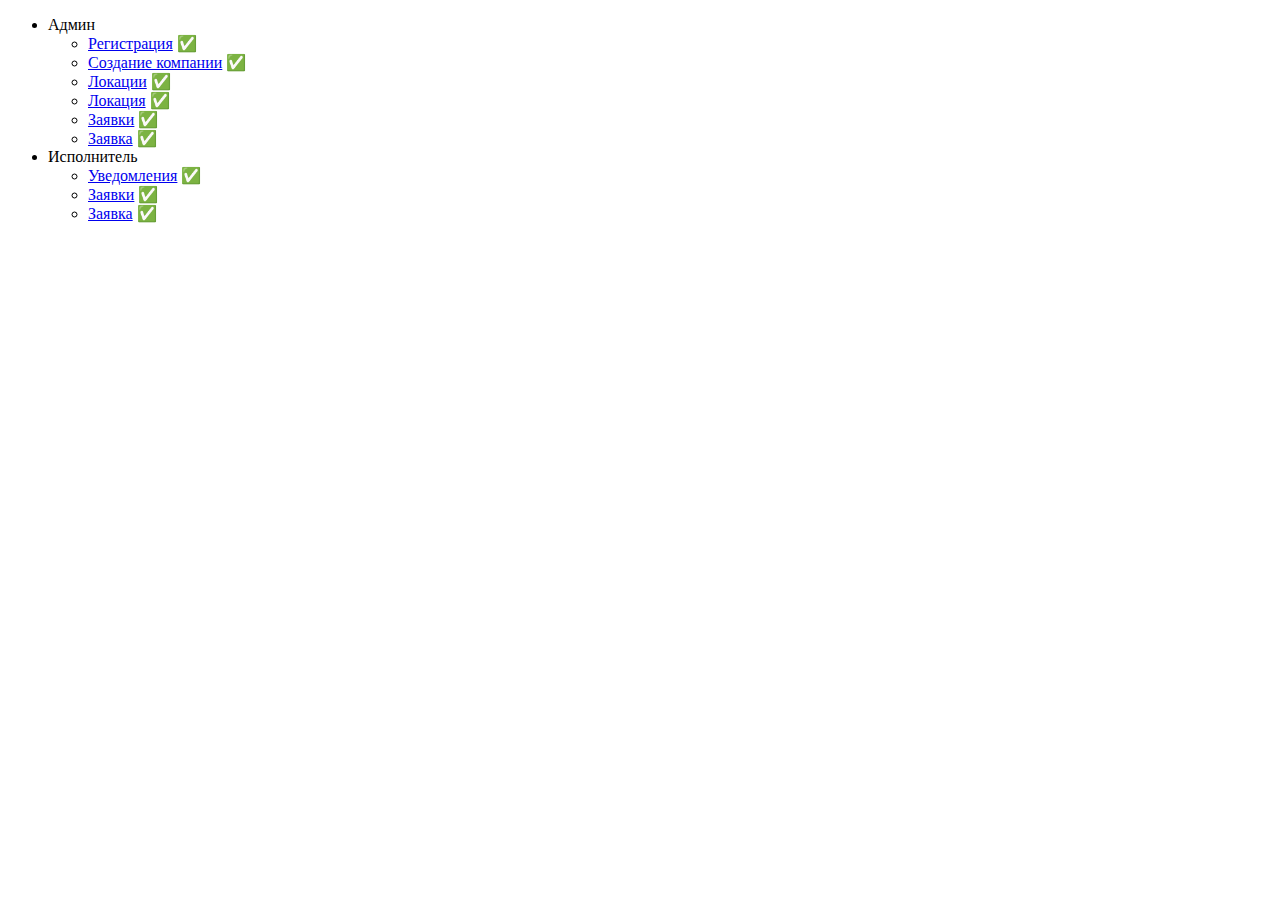
<file: index.html>
<!DOCTYPE html>
<html lang="ru">
<head>
  <meta charset="UTF-8">
  <meta name="viewport" content="width=device-width, initial-scale=1.0">
  <title>Document</title>
</head>
<body>
  <ul>
    <li>Админ
      <ul>
        <li>
          <a href="./admin/registration.html">Регистрация</a> ✅
        </li>
        <li>
          <a href="./admin/company-creation.html">Создание компании</a> ✅
        </li>
        <li>
          <a href="./admin/locations.html">Локации</a> ✅
        </li>
        <li>
          <a href="./admin/location.html">Локация</a> ✅
        </li>
        <li>
          <a href="./admin/requests.html">Заявки</a> ✅
        </li>
        <li>
          <a href="./admin/request.html">Заявка</a> ✅
        </li>
      </ul>
    </li>
    <li>Исполнитель
      <ul>
        <li>
          <a href="./executor/notifications.html">Уведомления</a> ✅
        </li>
        <li>
          <a href="./executor/requests.html">Заявки</a> ✅
        </li>
        <li>
          <a href="./executor/request.html">Заявка</a> ✅
        </li>
      </ul>
    </li>
  </ul>
</body>
</html>
</file>
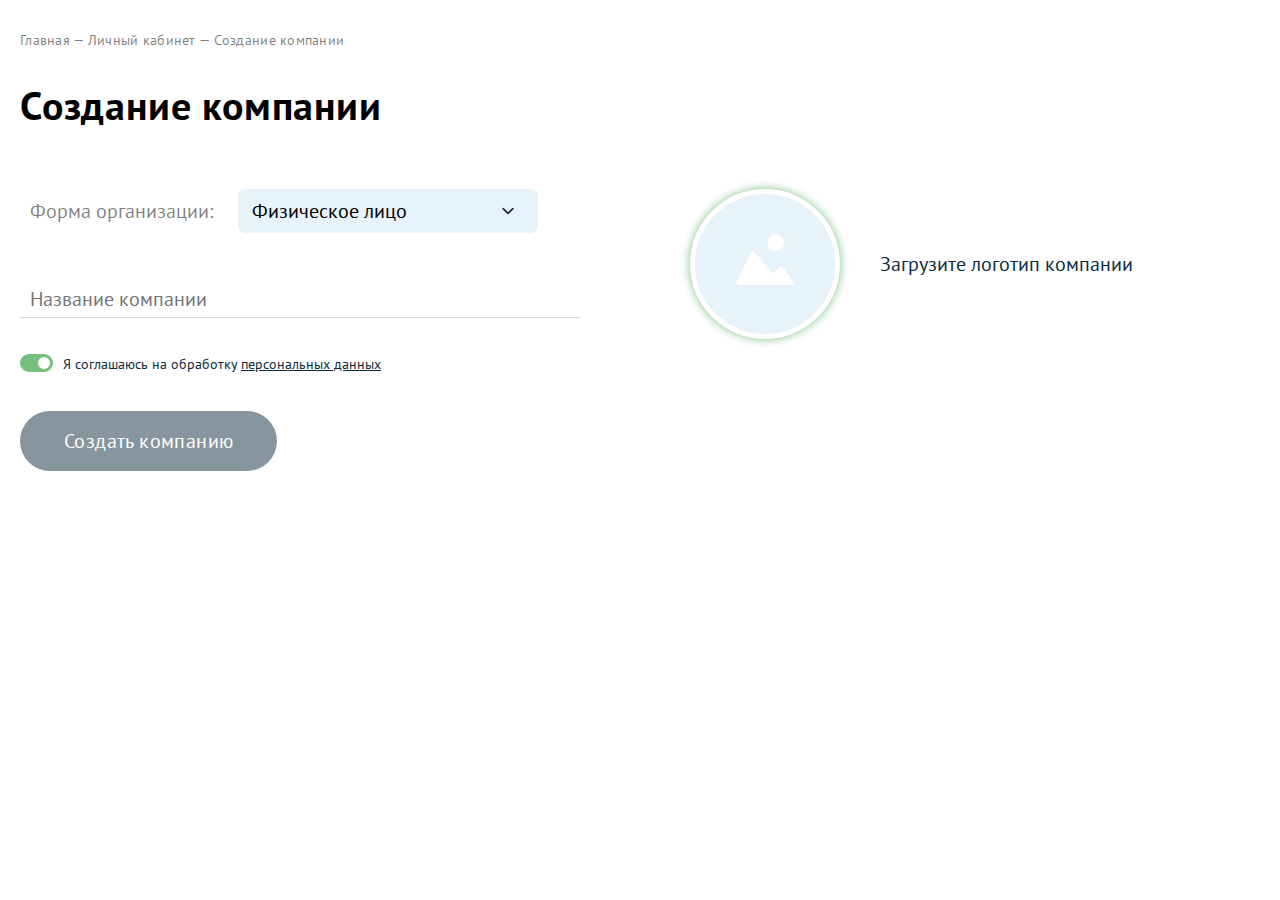
<file: admin/company-creation.html>
<!DOCTYPE html>
<html lang="ru">
<head>
  <meta charset="UTF-8">
  <meta name="viewport" content="width=device-width, initial-scale=1.0">
  <link rel="stylesheet" href="../styles.css">
  <title>Company creation</title>
</head>
<body class="page">
  <main class="page__content">
    <div class="container">
      <nav class="breadcrumb" aria-label="breadcrumb">
        <ol class="breadcrumb__list">
          <li class="breadcrumb__item"><a href="#" class="breadcrumb__link">Главная</a></li>
          <li class="breadcrumb__item"><a href="#" class="breadcrumb__link">Личный кабинет</a></li>
          <li class="breadcrumb__item" aria-current="page">Создание компании</li>
        </ol>
      </nav>
      <h1 class="page__heading">Создание компании</h1>
      <form class="company-creation-form js-company-creation-form" novalidate>
        <div class="company-creation-form__left">
          <div class="form-control js-form-control">
            <div class="select js-select org-form-select">
              <label for="orgFormSelect" class="select__label org-form-select__label">Форма организации:</label>
              <div class="select__select org-form-select__select">
                <div class="select__input-wrapper">
                  <input type="text" class="select__input js-select__input js-company-creation-form__org-form" id="orgFormSelect" placeholder="Не выбрано" data-focus-placeholder="Выберите форму организации" name="form" readonly>
                </div>              
                <ul class="select__options">
                  <li class="select__item js-select__item select__item_selected" data-value="individual">Физическое лицо</li>
                  <li class="select__item js-select__item" data-value="company">Юридическое лицо</li>
                </ul>
              </div>            
            </div>
          </div>
          <div class="form-control js-form-control">
            <label for="companyCreationName" class="visually-hidden">Имя</label>
            <input type="text" id="companyCreationName" class="input js-company-creation-form__name" name="name" placeholder="Название компании">
          </div>
          <div class="form-control js-form-control">
            <label for="companyCreationTaxNumber" class="visually-hidden">ИНН</label>
            <input type="text" id="companyCreationTaxNumber" class="input js-company-creation-form__tax-number" name="tax" placeholder="ИНН">
          </div>
          <div class="form-control js-form-control">
            <label for="companyCreationAddress" class="visually-hidden">Адрес</label>
            <input type="text" id="companyCreationAddress" class="input input_address js-input_address js-company-creation-form__address" name="address" placeholder="Адрес">
          </div>
          <div class="form-control js-form-control">
            <div class="toggle">
              <input class="toggle__field js-company-creation-form__agreement" id="companyCreationToggle" type="checkbox" checked="checked" name="agreement">
              <label class="toggle__label" for="companyCreationToggle">
                <!-- This wrapper is necessary for proper text wrapping if there are other tags inside the label -->
                <span class="toggle__label-inner">
                  Я соглашаюсь на обработку <a href="#">персональных данных</a>
                </span>              
              </label>
            </div>
          </div>          
          <button class="button company-creation-form__submit-button js-company-creation-form__submit-button" type="submit" disabled>Создать компанию</button>
        </div>
        <div class="company-creation-form__right">
          <div class="img-uploader js-img-uploader">
            <input type="file" accept="image/*" class="visually-hidden js-img-uploader__input" name="photo">
            <div class="img-uploader__img-area js-img-uploader__img-area" style="background-image: url(../img/img-placeholder.svg)"></div>
            <div class="img-uploader__button-area">
              <span>Загрузите логотип компании</span>
            </div>
          </div>
        </div>
      </form>
    </div>
    <button class="page__scroll-top-button js-page__scroll-top-button"></button>
  </main>
  
  <script src=" https://api-maps.yandex.ru/2.1/?lang=ru_RU&apikey=1eb74772-7ee5-42bf-a977-13ef8b98118c&suggest_apikey=bbda478a-92b3-495a-99fe-64d5a8143422"></script>
  <script>
    ymaps.ready(init);

    function init() {
      const suggestView = new ymaps.SuggestView('companyCreationAddress');
    }
  </script>
  <script src="../main.js"></script>
</body>
</html>
</file>
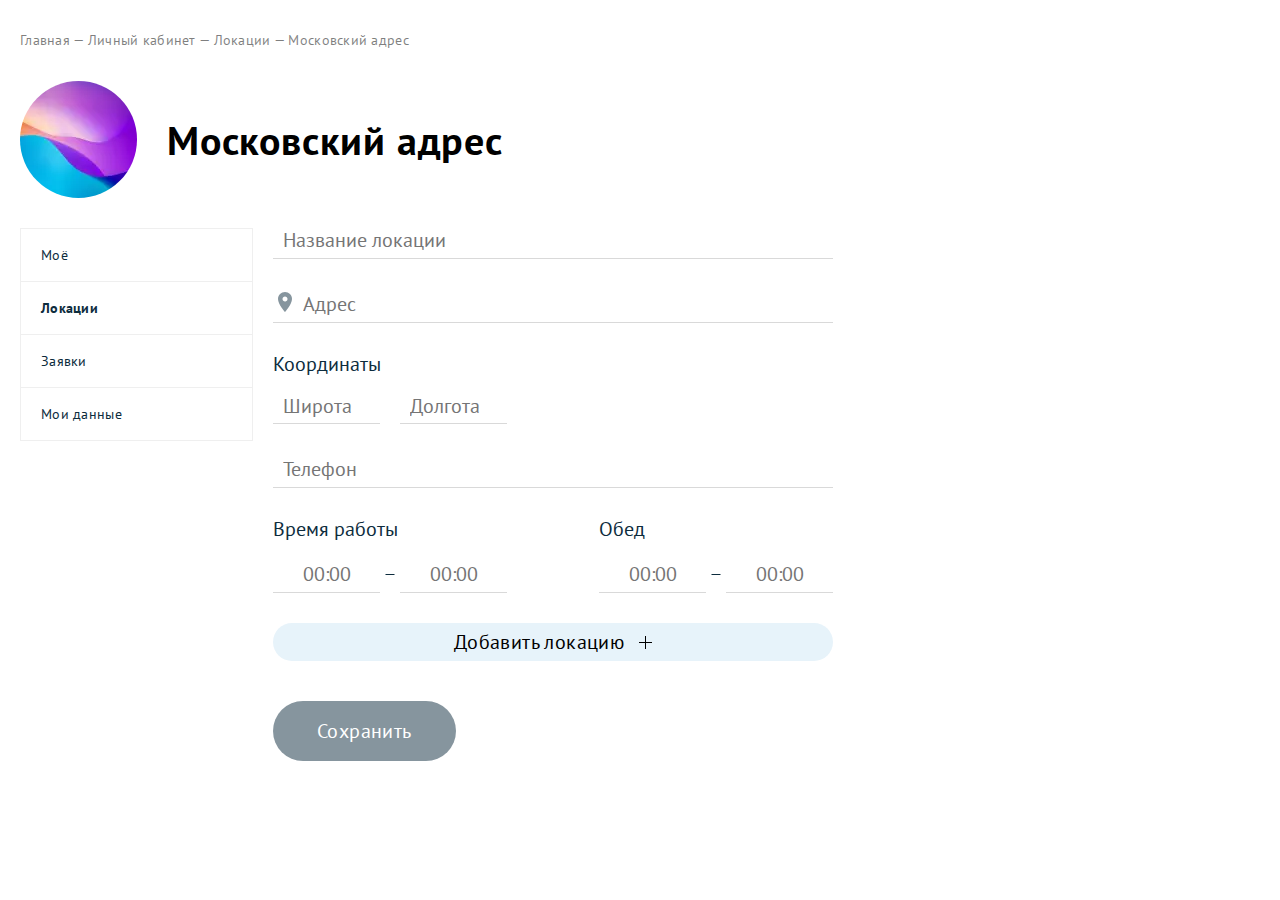
<file: admin/location.html>
<!DOCTYPE html>
<html lang="ru">
<head>
  <meta charset="UTF-8">
  <meta name="viewport" content="width=device-width, initial-scale=1.0">
  <link rel="stylesheet" href="../styles.css">
  <title>Location</title>
</head>
<body class="page">  
  <main class="page__content">
    <div class="container">
      <nav class="breadcrumb" aria-label="breadcrumb">
        <ol class="breadcrumb__list">
          <li class="breadcrumb__item"><a href="#" class="breadcrumb__link">Главная</a></li>
          <li class="breadcrumb__item"><a href="#" class="breadcrumb__link">Личный кабинет</a></li>
          <li class="breadcrumb__item"><a href="#" class="breadcrumb__link">Локации</a></li>
          <li class="breadcrumb__item" aria-current="page">Московский адрес</li>
        </ol>
      </nav>
      <div class="location-page">
        <div class="location-page__header">
          <img src="../img/location-avatar-placeholder.webp" alt="" class="location-page__avatar">  
          <h1 class="page__heading page__heading_without_margin location-page__heading">Московский адрес</h1>
        </div>
        <div class="page__body-with-sidebar">
          <ul class="side-menu">
            <li class="side-menu__item">
              <a href="#" class="side-menu__link">Моё</a>
            </li>
            <li class="side-menu__item side-menu__item_active">
              <a href="#" class="side-menu__link">Локации</a>
            </li>
            <li class="side-menu__item">
              <a href="./requests.html" class="side-menu__link">Заявки</a>
            </li>
            <li class="side-menu__item">
              <a href="#" class="side-menu__link">Мои данные</a>
            </li>
          </ul>
          <form class="location-page__form js-location-page__form" novalidate>
            <div class="form-control js-form-control">
              <label for="locationName" class="visually-hidden">Название локации</label>
              <input type="text" id="locationName" class="input js-location-page__name" name="name" placeholder="Название локации">
            </div>
            <div class="form-control js-form-control">
              <label for="locationAddress" class="visually-hidden">Адрес</label>
              <input type="text" id="locationAddress" class="input input_address js-input_address js-location-page__address" name="address" placeholder="Адрес">
            </div>              
            <fieldset class="fieldset location-page__fieldset">
              <legend class="legend">Координаты</legend>
              <div class="form-control js-form-control">          
                <div class="location-page__coords">
                  <label for="locationLatitude" class="visually-hidden">Широта</label>
                  <input type="text" id="locationLatitude" class="input js-input_coords location-page__latitude js-location-page__latitude" name="latitude" placeholder="Широта">
                  <label for="locationLongitude" class="visually-hidden">Долгота</label>
                  <input type="text" id="locationLongitude" class="input js-input_coords location-page__longitude js-location-page__longitude" name="longitude" placeholder="Долгота">
                </div>    
              </div>                
            </fieldset>              
            <div class="form-control js-form-control">
              <label for="locationPhone" class="visually-hidden">Телефон</label>
              <!-- type="text" is necessary for correct work of IMask plugin -->
              <input type="text" id="locationPhone" class="input input_phone js-input_phone js-location-form__phone" name="phone" placeholder="Телефон">
            </div>
            <div class="location-page__hours">
              <fieldset class="fieldset location-page__fieldset">
                <legend class="legend">Время работы</legend>         
                <div class="location-page__working-hours">
                  <label for="locationOpeningTime" class="visually-hidden">с</label>
                  <input type="text" id="locationOpeningTime" class="input input_time js-input_time js-location-page__opening-time" name="opening-time" placeholder="00:00">
                  <label for="locationClosingTime" class="visually-hidden">до</label>
                  <input type="text" id="locationClosingTime" class="input input_time js-input_time js-location-page__closing-time" name="closing-time" placeholder="00:00">
                </div>               
              </fieldset>
              <fieldset class="fieldset location-page__fieldset">
                <legend class="legend">Обед</legend>         
                <div class="location-page__lunch-hours">
                  <label for="locationLunchStartTime" class="visually-hidden">с</label>
                  <input type="text" id="locationLunchStartTime" class="input input_time js-input_time js-location-page__lunch-start-time" name="opening-time" placeholder="00:00">
                  <label for="locationLunchEndTime" class="visually-hidden">до</label>
                  <input type="text" id="locationLunchEndTime" class="input input_time js-input_time js-location-page__lunch-end-time" name="closing-time" placeholder="00:00">
                </div>               
              </fieldset>
            </div>
            <button class="location-page__add-button">
              <span class="location-page__add-button-text">
                Добавить локацию
              </span>
            </button>
            <button class="button location-page__save-button js-location-page__save-button" disabled>Сохранить</button>
          </form>
        </div>           
      </div>      
    </div>
    <button class="page__scroll-top-button js-page__scroll-top-button"></button>
  </main>

  <nav class="bottom-menu">
    <div class="container">
      <ul class="bottom-menu__list">
        <li class="bottom-menu__item bottom-menu__item_my">
          <a href="#" class="bottom-menu__link">Моё</a>
          <span class="bottom-menu__badge">1</span>
        </li>
        <li class="bottom-menu__item bottom-menu__item_locations bottom-menu__item_active">
          <a href="#" class="bottom-menu__link">Локации</a>
        </li>
        <li class="bottom-menu__item bottom-menu__item_requests">
          <a href="./requests.html" class="bottom-menu__link">Заявки</a>
        </li>
        <li class="bottom-menu__item bottom-menu__item_profile">
          <a href="#" class="bottom-menu__link">Мои данные</a>
        </li>
      </ul>
    </div>
  </nav>

  <script src=" https://api-maps.yandex.ru/2.1/?lang=ru_RU&apikey=1eb74772-7ee5-42bf-a977-13ef8b98118c&suggest_apikey=bbda478a-92b3-495a-99fe-64d5a8143422"></script>
  <script>
    ymaps.ready(init);

    function init() {
      const suggestView = new ymaps.SuggestView('locationAddress');

      const addressInput = document.getElementById('locationAddress');
      const latitudeInput = document.getElementById('locationLatitude');
      const longitudeInput = document.getElementById('locationLongitude');

      addressInput.addEventListener('change', () => {
        const geocoder = ymaps.geocode(addressInput.value);

        geocoder.then((res) => {
          const coords = res.geoObjects.get(0).geometry.getCoordinates();
          latitudeInput.value = coords[0];
          longitudeInput.value = coords[1];
        })
      });

      latitudeInput.addEventListener('change', () => {
        if (longitudeInput.value === '') return;

        const latitude = latitudeInput.value;
        const longitude = longitudeInput.value;

        const geocoder = ymaps.geocode(`${latitude}, ${longitude}`);

        geocoder.then((res) => {
          const address = res.geoObjects.get(0).getAddressLine();
          addressInput.value = address;
        });
      });

      longitudeInput.addEventListener('change', () => {
        if (latitudeInput.value === '') return;

        const latitude = latitudeInput.value;
        const longitude = longitudeInput.value;

        const geocoder = ymaps.geocode(`${latitude}, ${longitude}`);

        geocoder.then((res) => {
          const address = res.geoObjects.get(0).getAddressLine();
          addressInput.value = address;
        });
      });
    }
  </script>
  <script src="../libs/imask/imask.js"></script>
  <script src="../main.js"></script>
</body>
</html>
</file>
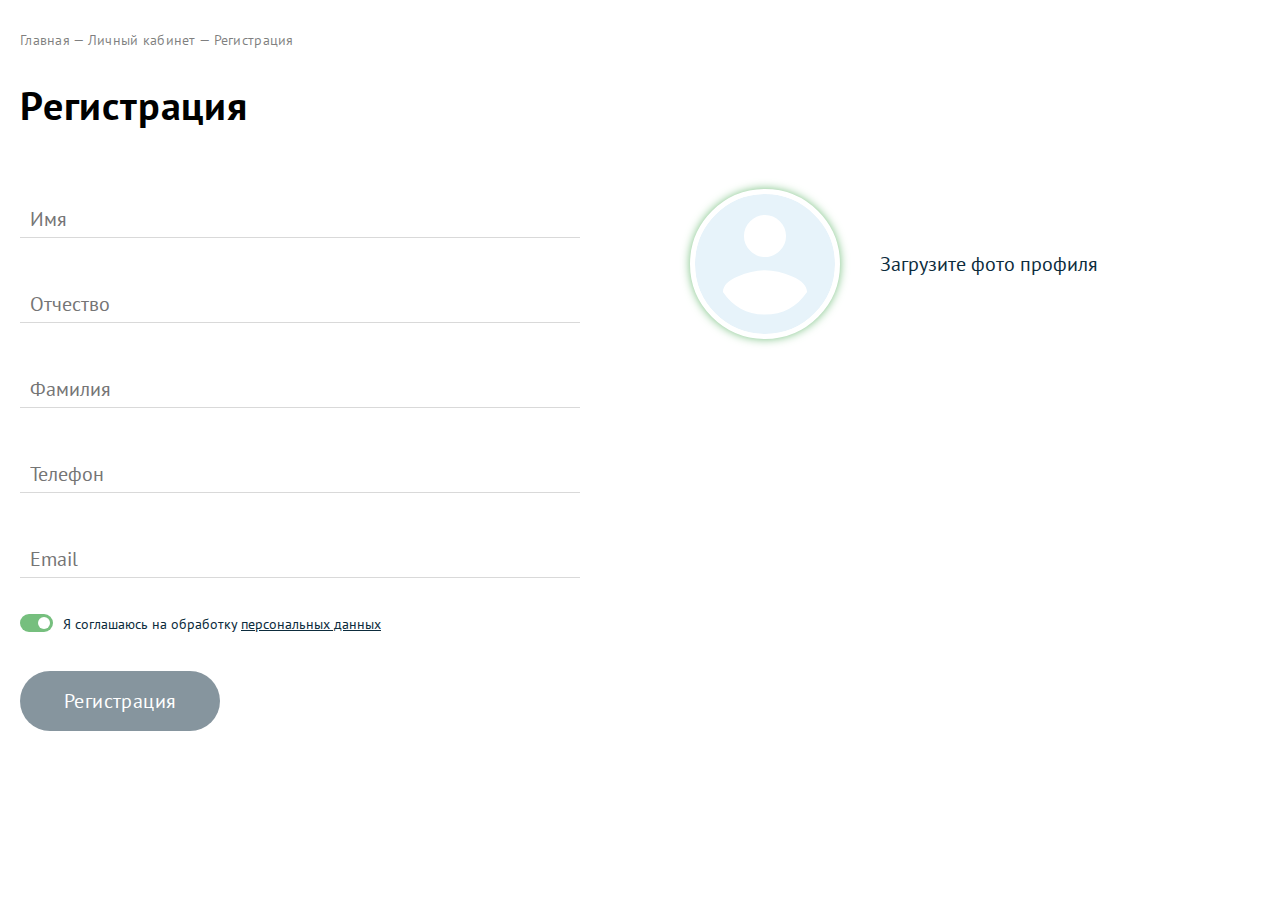
<file: admin/registration.html>
<!DOCTYPE html>
<html lang="ru">
<head>
  <meta charset="UTF-8">
  <meta name="viewport" content="width=device-width, initial-scale=1.0">
  <link rel="stylesheet" href="../styles.css">
  <title>Registration</title>
</head>
<body class="page">
  <main class="page__content">
    <div class="container">
      <nav class="breadcrumb" aria-label="breadcrumb">
        <ol class="breadcrumb__list">
          <li class="breadcrumb__item"><a href="#" class="breadcrumb__link">Главная</a></li>
          <li class="breadcrumb__item"><a href="#" class="breadcrumb__link">Личный кабинет</a></li>
          <li class="breadcrumb__item" aria-current="page">Регистрация</li>
        </ol>
      </nav>
      <h1 class="page__heading">Регистрация</h1>
      <form class="registration-form js-registration-form" novalidate>
        <div class="registration-form__left">
          <div class="form-control js-form-control">
            <label for="registrationName" class="visually-hidden">Имя</label>
            <input type="text" id="registrationName" class="input js-registration-form__name" name="name" placeholder="Имя">
          </div>
          <div class="form-control js-form-control">
            <label for="registrationPatronymic" class="visually-hidden">Отчество</label>
            <input type="text" id="registrationPatronymic" class="input js-registration-form__patronymic" name="patronymic" placeholder="Отчество">
          </div>
          <div class="form-control js-form-control">
            <label for="registrationSurname" class="visually-hidden">Фамилия</label>
            <input type="text" id="registrationSurname" class="input js-registration-form__surname" name="surname" placeholder="Фамилия">
          </div>
          <div class="form-control js-form-control">
            <label for="registrationPhone" class="visually-hidden">Телефон</label>
            <!-- type="text" is necessary for correct work of IMask plugin -->
            <input type="text" id="registrationPhone" class="input input_phone js-input_phone js-registration-form__phone" name="phone" placeholder="Телефон">
          </div>
          <div class="form-control js-form-control">
            <label for="registrationMail" class="visually-hidden">Email</label>
            <input type="email" id="registrationMail" class="input js-registration-form__mail" name="mail" placeholder="Email">
          </div>
          <div class="form-control js-form-control">
            <div class="toggle">
              <input class="toggle__field js-registration-form__agreement" id="registrationToggle" type="checkbox" checked="checked" name="agreement">
              <label class="toggle__label" for="registrationToggle">
                <!-- This wrapper is necessary for proper text wrapping if there are other tags inside the label -->
                <span class="toggle__label-inner">
                  Я соглашаюсь на обработку <a href="#">персональных данных</a>
                </span>              
              </label>
            </div>
          </div>          
          <button class="button registration-form__submit-button js-registration-form__submit-button" type="submit" disabled>Регистрация</button>
        </div>
        <div class="registration-form__right">
          <div class="img-uploader js-img-uploader">
            <input type="file" accept="image/*" class="visually-hidden js-img-uploader__input" name="photo">
            <div class="img-uploader__img-area js-img-uploader__img-area" style="background-image: url(../img/account-photo-placeholder.svg)"></div>
            <div class="img-uploader__button-area">
              <span>Загрузите фото профиля</span>
            </div>
          </div>
        </div>
      </form>
    </div>
    <button class="page__scroll-top-button js-page__scroll-top-button"></button>
  </main>

  <div class="modal js-modal registration-modal js-registration-modal">
    <div class="modal__window js-modal__window registration-modal__window">
      <div class="modal__body registration-modal__body" style="background-image: url(../img/registration-modal.svg)">
        <button class="modal__close-button js-modal__close-button">✕<span class="visually-hidden">Закрыть</span></button>
        <form class="registration-modal__sms-form js-registration-modal__sms-form">
          <div class="form-control js-form-control">
            <label for="registrationSms">Введите код из смс</label>
            <div class="registration-form__sms-input-group">
              <input type="text" class="input registration-form__sms js-registration-form__sms" id="registrationSms" name="sms">
              <button type="submit" class="button registration-form__sms-submit-button">Отправить</button>
            </div>
          </div>
        </form>
        <div class="registration-modal__success-message js-registration-modal__success-message">
          Регистрация прошла успешно!
          <a href="./company-creation.html" class="button button_secondary button_icon_plus registration-modal__company-creation-link">
            <span class="button__text">Создайте компанию</span>
          </a>
        </div>
      </div>    
    </div>
  </div>

  <script src="../libs/imask/imask.js"></script>
  <script src="../main.js"></script>
</body>
</html>
</file>
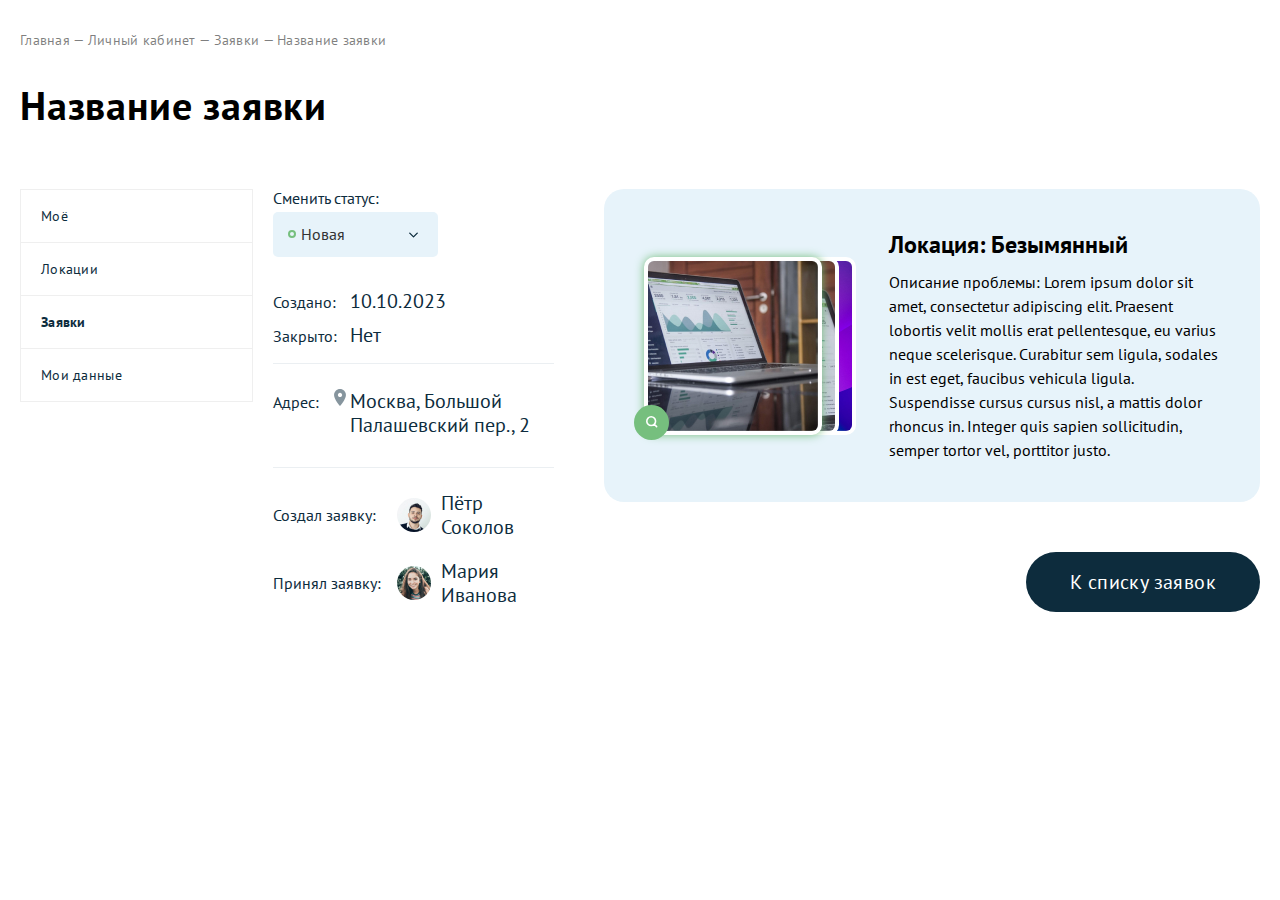
<file: admin/request.html>
<!DOCTYPE html>
<html lang="ru">
<head>
  <meta charset="UTF-8">
  <meta name="viewport" content="width=device-width, initial-scale=1.0">
  <link rel="stylesheet" href="../libs/venobox/venobox.min.css">
  <link rel="stylesheet" href="../styles.css">
  <title>Request</title>
</head>
<body class="page">  
  <main class="page__content">
    <div class="container">
      <nav class="breadcrumb" aria-label="breadcrumb">
        <ol class="breadcrumb__list">
          <li class="breadcrumb__item"><a href="#" class="breadcrumb__link">Главная</a></li>
          <li class="breadcrumb__item"><a href="#" class="breadcrumb__link">Личный кабинет</a></li>
          <li class="breadcrumb__item">Заявки</li>
          <li class="breadcrumb__item" aria-current="page">Название заявки</li>
        </ol>
      </nav>
      <div class="request-page">
        <h1 class="page__heading">Название заявки</h1>
        <div class="page__body-with-sidebar">
          <ul class="side-menu">
            <li class="side-menu__item">
              <a href="#" class="side-menu__link">Моё</a>
            </li>
            <li class="side-menu__item">
              <a href="./locations.html" class="side-menu__link">Локации</a>
            </li>
            <li class="side-menu__item">
              <a href="#" class="side-menu__link side-menu__item_active">Заявки</a>
            </li>
            <li class="side-menu__item">
              <a href="#" class="side-menu__link">Мои данные</a>
            </li>
          </ul>
          <div class="request-page__content">
            <div class="request-page__fields">
              <div class="request-page__status-and-dates-wrapper">
                <dl class="request-page__status-group">
                  <dt class="request-page__field-label">Сменить статус:</dt>
                  <dd class="request-page__field-info">
                    <div class="status-selector js-status-selector">
                      <div class="status-selector__output js-status-selector__output"></div>
                      <ul class="status-selector__list js-status-selector__list">
                        <li class="status-selector__item js-status-selector__item status-selector__item_selected">
                          <span class="request-status js-request-status request-status_new">Новая</span>
                        </li>
                        <li class="status-selector__item js-status-selector__item">
                          <span class="request-status js-request-status request-status_work">В работе</span>
                        </li>
                        <li class="status-selector__item js-status-selector__item">
                          <span class="request-status js-request-status request-status_done">Выполненная</span>
                        </li>
                        <li class="status-selector__item js-status-selector__item">
                          <span class="request-status js-request-status request-status_completed">Завершённая</span>
                        </li>
                      </ul>
                    </div>
                  </dd>
                </dl>
                <dl class="request-page__dates-group">
                  <dt class="request-page__field-label">Создано:</dt>
                  <dd class="request-page__field-info">
                    <time datetime="2023-10-10">10.10.2023</time>
                  </dd>
                  <dt class="request-page__field-label">Закрыто:</dt>
                  <dd class="request-page__field-info">Нет</dd>
                </dl>
              </div>              
              <dl class="request-page__address-group">
                <dt class="request-page__field-label">Адрес:</dt>
                <dd class="request-page__field-info request-page__address">Москва, Большой Палашевский пер., 2</dd>
              </dl>
              <dl class="request-page__employees-group">
                <dt class="request-page__field-label">Создал заявку:</dt>
                <dd class="request-page__field-info">
                  <div class="request-page__employee">
                    <img class="request-page__employee-avatar" src="../img/employee-1.jpg" alt="Пётр Соколов">
                    Пётр Соколов
                  </div>                  
                </dd>
                <dt class="request-page__field-label">Принял заявку:</dt>
                <dd class="request-page__field-info">
                  <div class="request-page__employee">
                    <img class="request-page__employee-avatar" src="../img/employee-2.jpg" alt="Мария Иванова">
                    Мария Иванова
                  </div>
                </dd>
              </dl>       
            </div>
            <div class="request-page__card">
              <div class="request-page__photos js-request-page__photos">
                <div class="request-page__photo-area js-request-page__photo-area">
                  <img src="../img/request-page-3.jpg" alt="" class="request-page__photo js-request-page__photo">
                </div>
                <div class="request-page__photo-area js-request-page__photo-area">
                  <img src="../img/request-page-2.jpg" alt="" class="request-page__photo js-request-page__photo">
                </div>
                <div class="request-page__photo-area js-request-page__photo-area" style="background-image: url(../img/img-placeholder.svg)">
                  <img src="../img/request-page-1.jpg" alt="" class="request-page__photo js-request-page__photo">
                </div>
                <div class="js-request-page__photos-for-small-view visually-hidden">
                  <a href="../img/request-page-1.jpg"></a>
                  <a href="../img/request-page-2.jpg"></a>
                  <a href="../img/request-page-3.jpg"></a>
                  <a href="https://images.unsplash.com/photo-1682687221038-404cb8830901"></a>
                  <a href="https://images.unsplash.com/photo-1702927706292-c57d75cf2143"></a>
                  <a href="https://images.unsplash.com/photo-1701743807240-9ee504f72417"></a>
                </div>
                <div class="request-page__photos-for-big-view visually-hidden">
                  <a class="venobox" data-gall="requestGallery" href="../img/request-page-1.jpg"></a>
                  <a class="venobox" data-gall="requestGallery" href="../img/request-page-2.jpg"></a>
                  <a class="venobox" data-gall="requestGallery" href="../img/request-page-3.jpg"></a>
                  <a class="venobox" data-gall="requestGallery" href="https://images.unsplash.com/photo-1682687221038-404cb8830901"></a>
                  <a class="venobox" data-gall="requestGallery" href="https://images.unsplash.com/photo-1702927706292-c57d75cf2143"></a>
                  <a class="venobox" data-gall="requestGallery" href="https://images.unsplash.com/photo-1701743807240-9ee504f72417"></a>
                </div>
                <button class="request-page__view-photo-button js-request-page__view-photo-button"></button>
              </div>
              <div class="request-page__card-text">
                <p class="request-page__location">Локация: Безымянный</p>
                <p class="request-page__description">Описание проблемы: Lorem ipsum dolor sit amet, consectetur adipiscing elit. Praesent lobortis velit mollis erat pellentesque, eu varius neque scelerisque. Curabitur sem ligula, sodales in est eget, faucibus vehicula ligula. Suspendisse cursus cursus nisl, a mattis dolor rhoncus in. Integer quis sapien sollicitudin, semper tortor vel, porttitor justo.</p>
              </div>
            </div>
            <a href="./requests.html" class="button request-page__requests-list-link">К списку заявок</a>
          </div>
        </div>         
      </div>      
    </div>
    <button class="page__scroll-top-button js-page__scroll-top-button"></button>
  </main>

  <nav class="bottom-menu">
    <div class="container">
      <ul class="bottom-menu__list">
        <li class="bottom-menu__item bottom-menu__item_my">
          <a href="#" class="bottom-menu__link">Моё</a>
          <span class="bottom-menu__badge">1</span>
        </li>
        <li class="bottom-menu__item bottom-menu__item_locations">
          <a href="./locations.html" class="bottom-menu__link">Локации</a>
        </li>
        <li class="bottom-menu__item bottom-menu__item_requests bottom-menu__item_active">
          <a href="#" class="bottom-menu__link">Заявки</a>
        </li>
        <li class="bottom-menu__item bottom-menu__item_profile">
          <a href="#" class="bottom-menu__link">Мои данные</a>
        </li>
      </ul>
    </div>
  </nav>
  
  <script src="../libs/venobox/venobox.min.js"></script>
  <script src="../main.js"></script>
</body>
</html>
</file>
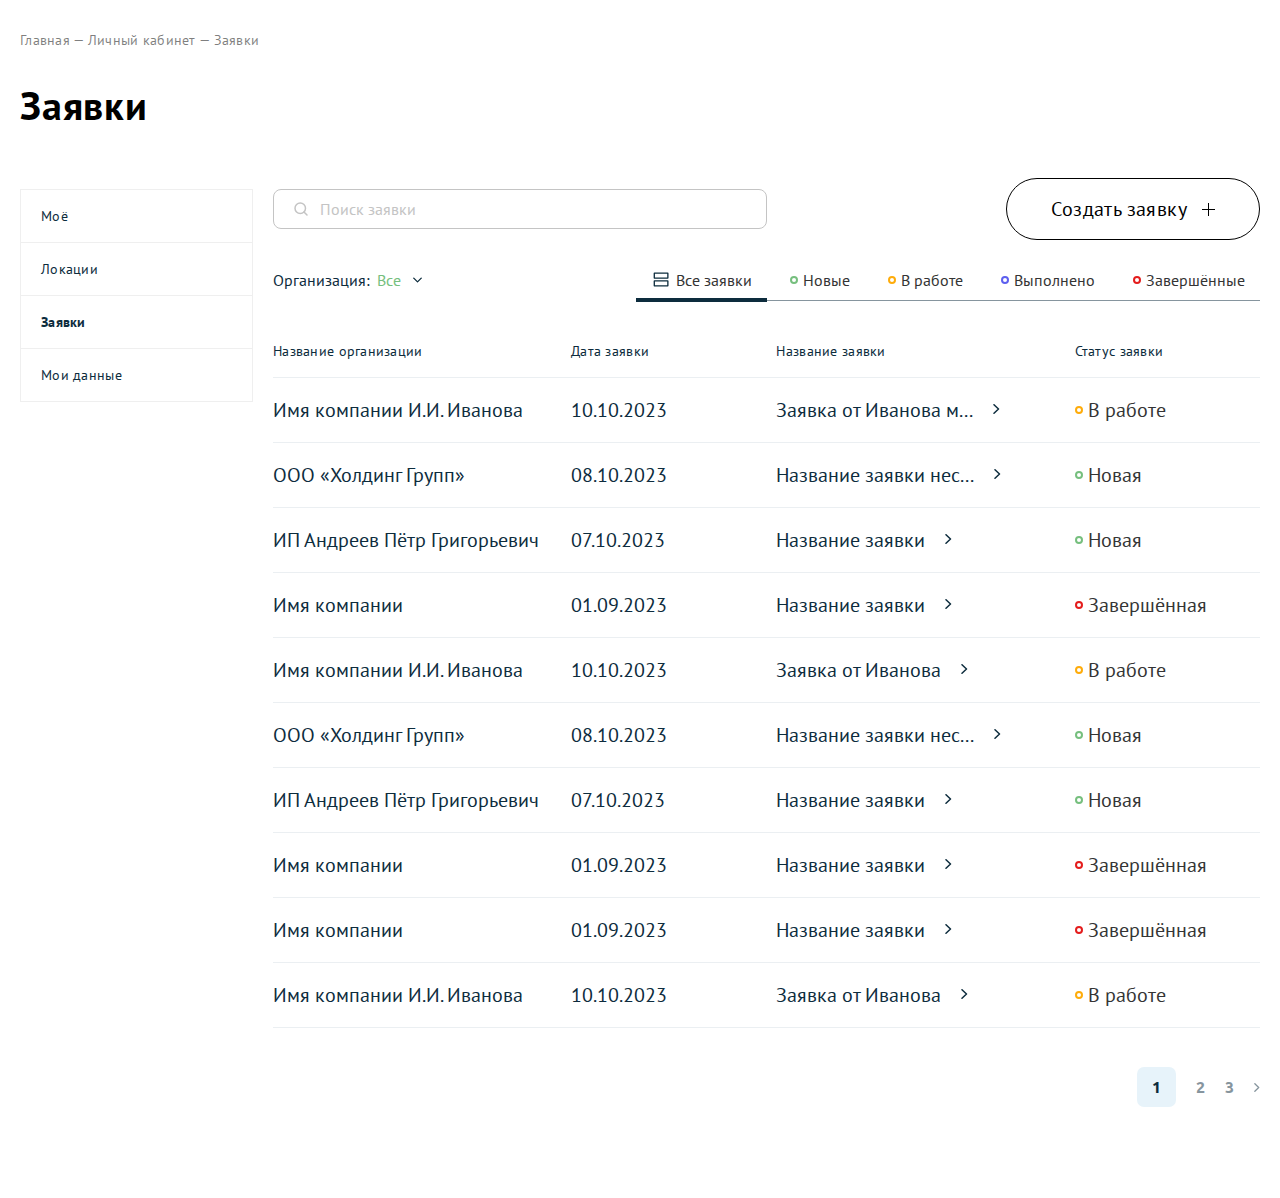
<file: admin/requests.html>
<!DOCTYPE html>
<html lang="ru">
<head>
  <meta charset="UTF-8">
  <meta name="viewport" content="width=device-width, initial-scale=1.0">
  <link rel="stylesheet" href="../styles.css">
  <title>Requests</title>
</head>
<body class="page">  
  <main class="page__content">
    <div class="container">
      <nav class="breadcrumb" aria-label="breadcrumb">
        <ol class="breadcrumb__list">
          <li class="breadcrumb__item"><a href="#" class="breadcrumb__link">Главная</a></li>
          <li class="breadcrumb__item"><a href="#" class="breadcrumb__link">Личный кабинет</a></li>
          <li class="breadcrumb__item" aria-current="page">Заявки</li>
        </ol>
      </nav>
      <div class="requests-page js-requests-page">
        <h1 class="page__heading">Заявки</h1>
        <div class="page__body-with-sidebar">
          <ul class="side-menu">
            <li class="side-menu__item">
              <a href="#" class="side-menu__link">Моё</a>
            </li>
            <li class="side-menu__item">
              <a href="./locations.html" class="side-menu__link">Локации</a>
            </li>
            <li class="side-menu__item">
              <a href="#" class="side-menu__link side-menu__item_active">Заявки</a>
            </li>
            <li class="side-menu__item">
              <a href="#" class="side-menu__link">Мои данные</a>
            </li>
          </ul>
          <div class="requests-page__content">
            <div class="requests-page__search-and-create-wrapper">
              <form class="requests-page__search-form">
                <input type="text" class="search-input" placeholder="Поиск заявки" name="
                search-query">
              </form>
              <button class="button button_secondary button_icon_plus requests-page__create-button js-requests-page__create-button">
                <span class="button__text">Создать заявку</span>                
              </button>
            </div>
            <div class="requests-page__filters">
              <div class="requests-page__company-filter">
                <div class="select js-select select_theme_compact">
                  <label for="companySelect" class="select__label">Организация:</label>
                  <div class="select__select">
                    <div class="select__input-wrapper">
                      <input type="text" class="select__input js-select__input js-select__input_width_auto js-requests-page__org-input" id="companySelect" name="form" readonly>
                    </div>              
                    <ul class="select__options">
                      <li class="select__item js-select__item select__item_selected" data-location-id="all">Все</li>
                      <li class="select__item js-select__item" data-location-id="1">Имя компании И.И. Иванова</li>
                      <li class="select__item js-select__item" data-location-id="2">ООО «Холдинг Групп»</li>
                      <li class="select__item js-select__item" data-location-id="3">ИП Андреев Пётр Григорьевич</li>
                      <li class="select__item js-select__item" data-location-id="4">Имя компании</li>
                      <li class="select__item js-select__item" data-location-id="2">ООО «Холдинг Групп»</li>
                      <li class="select__item js-select__item" data-location-id="1">Имя компании И.И. Иванова</li>
                      <li class="select__item js-select__item" data-location-id="2">ООО «Холдинг Групп»</li>
                      <li class="select__item js-select__item" data-location-id="3">ИП Андреев Пётр Григорьевич</li>
                      <li class="select__item js-select__item">Все</li>
                      <li class="select__item js-select__item">Имя компании И.И. Иванова</li>
                      <li class="select__item js-select__item">ООО «Холдинг Групп»</li>
                      <li class="select__item js-select__item">ИП Андреев Пётр Григорьевич</li>
                      <li class="select__item js-select__item">Имя компании</li>
                      <li class="select__item js-select__item">ООО «Холдинг Групп»</li>
                      <li class="select__item js-select__item">Имя компании И.И. Иванова</li>
                      <li class="select__item js-select__item">ООО «Холдинг Групп»</li>
                      <li class="select__item js-select__item">ИП Андреев Пётр Григорьевич</li>
                      <li class="select__item js-select__item">Все</li>
                      <li class="select__item js-select__item">Имя компании И.И. Иванова</li>
                      <li class="select__item js-select__item">ООО «Холдинг Групп»</li>
                      <li class="select__item js-select__item">ИП Андреев Пётр Григорьевич</li>
                      <li class="select__item js-select__item">Имя компании</li>
                      <li class="select__item js-select__item">ООО «Холдинг Групп»</li>
                      <li class="select__item js-select__item">Имя компании И.И. Иванова</li>
                      <li class="select__item js-select__item">ООО «Холдинг Групп»</li>
                      <li class="select__item js-select__item">ИП Андреев Пётр Григорьевич</li>
                      <li class="select__item js-select__item">Все</li>
                      <li class="select__item js-select__item">Имя компании И.И. Иванова</li>
                      <li class="select__item js-select__item">ООО «Холдинг Групп»</li>
                      <li class="select__item js-select__item">ИП Андреев Пётр Григорьевич</li>
                      <li class="select__item js-select__item">Имя компании</li>
                      <li class="select__item js-select__item">ООО «Холдинг Групп»</li>
                      <li class="select__item js-select__item">Имя компании И.И. Иванова</li>
                      <li class="select__item js-select__item">ООО «Холдинг Групп»</li>
                      <li class="select__item js-select__item">ИП Андреев Пётр Григорьевич</li>
                    </ul>
                  </div>            
                </div>
              </div>              
              <div class="requests-page__status-filter">
                <div class="status-filter js-status-filter">
                  <ul class="status-filter__list js-status-filter__list">
                    <li class="status-filter__item js-status-filter__item status-filter__item_all status-filter__item_selected" data-status="all">Все заявки</li>
                    <li class="status-filter__item js-status-filter__item status-filter__item_new" data-status="new">Новые</li>
                    <li class="status-filter__item js-status-filter__item status-filter__item_work" data-status="work">В работе</li>
                    <li class="status-filter__item js-status-filter__item status-filter__item_done" data-status="done">Выполнено</li>
                    <li class="status-filter__item js-status-filter__item status-filter__item_completed" data-status="completed">Завершённые</li>
                  </ul>
                </div>
              </div>
            </div>
            <div class="requests-page__table-header">
              <div>Название организации</div>
              <div>Дата заявки</div>
              <div>Название заявки</div>
              <div>Статус заявки</div>
            </div>
            <div class="requests-page__list js-requests-page__list js-status-filter__connected-list">
              <div class="requests-page__item js-requests-page__item" data-location-id="1" data-status="work">
                <span class="requests-page__company-name" title="Имя компании И.И. Иванова">Имя компании И.И. Иванова</span>
                <time class="requests-page__date" datetime="2023-10-10">10.10.2023</time>
                <span class="requests-page__request-name js-requests-page__request-name" title="Заявка от Иванова много много слов очень длинное название заявки">Заявка от Иванова много много слов очень длинное название заявки</span>
                <a class="requests-page__ghost-link" href="./request.html"></a>
                <span class="request-status request-status_work">В работе</span>
              </div>
              <div class="requests-page__item js-requests-page__item" data-location-id="2" data-status="new">
                <span class="requests-page__company-name" title="ООО «Холдинг Групп»">ООО «Холдинг Групп»</span>
                <time class="requests-page__date" datetime="2023-10-08">08.10.2023</time>
                <span class="requests-page__request-name js-requests-page__request-name" title="Название заявки несколько слов">Название заявки несколько слов</span>
                <a class="requests-page__ghost-link" href="./request.html"></a>
                <span class="request-status request-status_new">Новая</span>
              </div>
              <div class="requests-page__item js-requests-page__item" data-location-id="3" data-status="new">
                <span class="requests-page__company-name" title="ИП Андреев Пётр Григорьевич">ИП Андреев Пётр Григорьевич</span>
                <time class="requests-page__date" datetime="2023-10-07">07.10.2023</time>
                <span class="requests-page__request-name js-requests-page__request-name" title="Название заявки">Название заявки</span>
                <a class="requests-page__ghost-link" href="./request.html"></a>
                <span class="request-status request-status_new">Новая</span>
              </div>
              <div class="requests-page__item js-requests-page__item" data-location-id="4" data-status="completed">
                <span class="requests-page__company-name" title="Имя компании">Имя компании</span>
                <time class="requests-page__date" datetime="2023-09-01">01.09.2023</time>
                <span class="requests-page__request-name js-requests-page__request-name" title="Название заявки">Название заявки</span>
                <a class="requests-page__ghost-link" href="./request.html"></a>
                <span class="request-status request-status_completed">Завершённая</span>
              </div>
              <div class="requests-page__item js-requests-page__item" data-location-id="1" data-status="work">
                <span class="requests-page__company-name" title="Имя компании И.И. Иванова">Имя компании И.И. Иванова</span>
                <time class="requests-page__date" datetime="2023-10-10">10.10.2023</time>
                <span class="requests-page__request-name js-requests-page__request-name" title="Заявка от Иванова">Заявка от Иванова</span>
                <a class="requests-page__ghost-link" href="./request.html"></a>
                <span class="request-status request-status_work">В работе</span>
              </div>
              <div class="requests-page__item js-requests-page__item" data-location-id="2" data-status="new">
                <span class="requests-page__company-name" title="ООО «Холдинг Групп»">ООО «Холдинг Групп»</span>
                <time class="requests-page__date" datetime="2023-10-08">08.10.2023</time>
                <span class="requests-page__request-name js-requests-page__request-name" title="Название заявки несколько слов">Название заявки несколько слов</span>
                <a class="requests-page__ghost-link" href="./request.html"></a>
                <span class="request-status request-status_new">Новая</span>
              </div>
              <div class="requests-page__item js-requests-page__item" data-location-id="3" data-status="new">
                <span class="requests-page__company-name" title="ИП Андреев Пётр Григорьевич">ИП Андреев Пётр Григорьевич</span>
                <time class="requests-page__date" datetime="2023-10-07">07.10.2023</time>
                <span class="requests-page__request-name js-requests-page__request-name" title="Название заявки">Название заявки</span>
                <a class="requests-page__ghost-link" href="./request.html"></a>
                <span class="request-status request-status_new">Новая</span>
              </div>
              <div class="requests-page__item js-requests-page__item" data-location-id="4" data-status="completed">
                <span class="requests-page__company-name" title="Имя компании">Имя компании</span>
                <time class="requests-page__date" datetime="2023-09-01">01.09.2023</time>
                <span class="requests-page__request-name js-requests-page__request-name" title="Название заявки">Название заявки</span>
                <a class="requests-page__ghost-link" href="./request.html"></a>
                <span class="request-status request-status_completed">Завершённая</span>
              </div>
              <div class="requests-page__item js-requests-page__item" data-location-id="4" data-status="completed">
                <span class="requests-page__company-name" title="Имя компании">Имя компании</span>
                <time class="requests-page__date" datetime="2023-09-01">01.09.2023</time>
                <span class="requests-page__request-name js-requests-page__request-name" title="Название заявки">Название заявки</span>
                <a class="requests-page__ghost-link" href="./request.html"></a>
                <span class="request-status request-status_completed">Завершённая</span>
              </div>
              <div class="requests-page__item js-requests-page__item" data-location-id="1" data-status="work">
                <span class="requests-page__company-name" title="Имя компании И.И. Иванова">Имя компании И.И. Иванова</span>
                <time class="requests-page__date" datetime="2023-10-10">10.10.2023</time>
                <span class="requests-page__request-name js-requests-page__request-name" title="Заявка от Иванова">Заявка от Иванова</span>
                <a class="requests-page__ghost-link" href="./request.html"></a>
                <span class="request-status request-status_work">В работе</span>
              </div>
            </div>
            <nav class="pagination" aria-label="pagination">
              <ul class="pagination__list">
                <li class="pagination__item pagination__item_hidden">
                  <a class="pagination__link pagination__link_prev" href="#">
                    <span class="visually-hidden">назад</span>
                  </a>
                </li>
                <li class="pagination__item pagination__item_active">
                  <a class="pagination__link" href="#" aria-current="page">1</a>
                </li>
                <li class="pagination__item">
                  <a class="pagination__link" href="#">2</a>
                </li>
                <li class="pagination__item">
                  <a class="pagination__link" href="#">3</a>
                </li>
                <li class="pagination__item">
                  <a class="pagination__link pagination__link_next" href="#">
                    <span class="visually-hidden">вперед</span>
                  </a>
                </li>
              </ul>
            </nav>
          </div>
        </div>         
      </div>      
    </div>
    <button class="page__scroll-top-button js-page__scroll-top-button"></button>
  </main>

  <nav class="bottom-menu">
    <div class="container">
      <ul class="bottom-menu__list">
        <li class="bottom-menu__item bottom-menu__item_my">
          <a href="#" class="bottom-menu__link">Моё</a>
          <span class="bottom-menu__badge">1</span>
        </li>
        <li class="bottom-menu__item bottom-menu__item_locations">
          <a href="./locations.html" class="bottom-menu__link">Локации</a>
        </li>
        <li class="bottom-menu__item bottom-menu__item_requests bottom-menu__item_active">
          <a href="#" class="bottom-menu__link">Заявки</a>
        </li>
        <li class="bottom-menu__item bottom-menu__item_profile">
          <a href="#" class="bottom-menu__link">Мои данные</a>
        </li>
      </ul>
    </div>
  </nav>

  <div class="modal js-modal request-creation-modal js-request-creation-modal">
    <div class="modal__window js-modal__window request-creation-modal__window">
      <div class="modal__body request-creation-modal__body">
        <button class="modal__close-button js-modal__close-button">✕<span class="visually-hidden">Закрыть</span></button>
        <p class="request-creation-modal__heading">Создание заявки</p>
        <form class="request-creation-modal__form js-request-creation-form">
          <div class="request-creation-modal__img-uploader">
            <div class="img-uploader js-img-uploader img-uploader_multi">
              <input type="file" accept="image/*" class="visually-hidden js-img-uploader__input" name="photo" multiple>
              <div class="img-uploader__img-area-wrapper">
                <div class="img-uploader__img-area js-img-uploader__img-area"></div>
                <div class="img-uploader__img-area js-img-uploader__img-area"></div>
                <div class="img-uploader__img-area js-img-uploader__img-area" style="background-image: url(../img/img-placeholder.svg)"></div>
              </div>
              <div class="img-uploader__button-area">
                <span>Добавьте фотографии неисправности</span>
                <button class="button button_secondary button_icon_plus img-uploader__button js-img-uploader__button" type="button">
                  <span class="button__text">Загрузить</span>
                </button>
              </div>
            </div>
          </div>
          <div class="form-control js-form-control">
            <label for="requestName" class="visually-hidden">Название заявки</label>
            <input type="text" id="requestName" class="input request-creation-modal__name js-request-creation-form__name" name="name" placeholder="Название заявки">
          </div>
          <div class="form-control js-form-control">
            <label for="requestDescription" class="visually-hidden">Описание</label>
            <input type="text" id="requestDescription" class="input js-request-creation-form__description" name="description" placeholder="Описание">
          </div>
          <button class="button request-creation-modal__submit-button js-request-creation-modal__submit-button" disabled>Создать</button>
        </form>
      </div>    
    </div>
  </div>
  
  <script src="../main.js"></script>
</body>
</html>
</file>
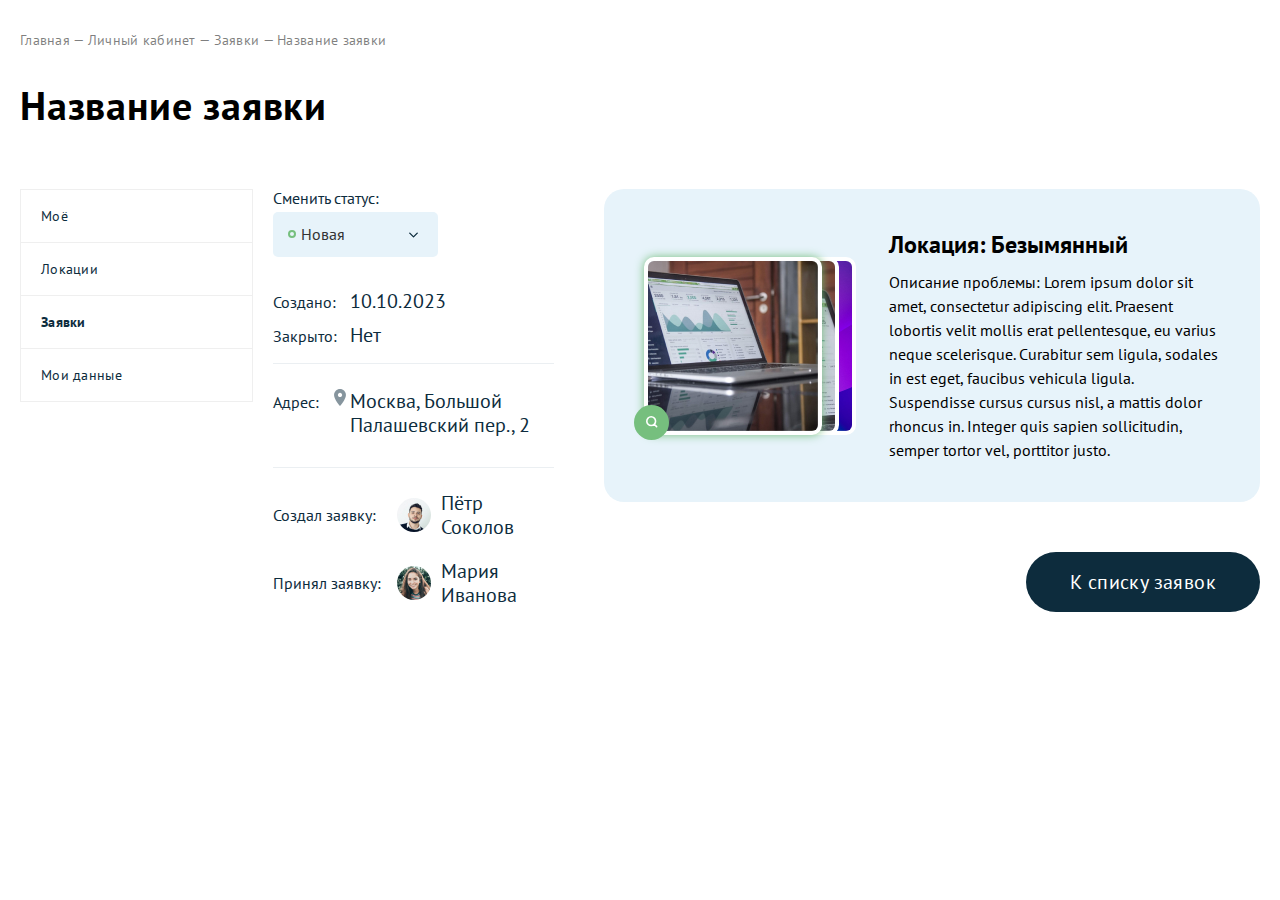
<file: executor/request.html>
<!DOCTYPE html>
<html lang="ru">
<head>
  <meta charset="UTF-8">
  <meta name="viewport" content="width=device-width, initial-scale=1.0">
  <link rel="stylesheet" href="../libs/venobox/venobox.min.css">
  <link rel="stylesheet" href="../styles.css">  
  <title>Request</title>
</head>
<body class="page">  
  <main class="page__content">
    <div class="container">
      <nav class="breadcrumb" aria-label="breadcrumb">
        <ol class="breadcrumb__list">
          <li class="breadcrumb__item"><a href="#" class="breadcrumb__link">Главная</a></li>
          <li class="breadcrumb__item"><a href="#" class="breadcrumb__link">Личный кабинет</a></li>
          <li class="breadcrumb__item">Заявки</li>
          <li class="breadcrumb__item" aria-current="page">Название заявки</li>
        </ol>
      </nav>
      <div class="request-page">
        <h1 class="page__heading">Название заявки</h1>
        <div class="page__body-with-sidebar">
          <ul class="side-menu">
            <li class="side-menu__item">
              <a href="#" class="side-menu__link">Моё</a>
            </li>
            <li class="side-menu__item">
              <a href="#" class="side-menu__link">Локации</a>
            </li>
            <li class="side-menu__item">
              <a href="#" class="side-menu__link side-menu__item_active">Заявки</a>
            </li>
            <li class="side-menu__item">
              <a href="#" class="side-menu__link">Мои данные</a>
            </li>
          </ul>
          <div class="request-page__content">
            <div class="request-page__fields">
              <div class="request-page__status-and-dates-wrapper">
                <dl class="request-page__status-group">
                  <dt class="request-page__field-label">Сменить статус:</dt>
                  <dd class="request-page__field-info">
                    <div class="status-selector js-status-selector">
                      <div class="status-selector__output js-status-selector__output"></div>
                      <ul class="status-selector__list js-status-selector__list">
                        <li class="status-selector__item js-status-selector__item status-selector__item_selected">
                          <span class="request-status js-request-status request-status_new">Новая</span>
                        </li>
                        <li class="status-selector__item js-status-selector__item">
                          <span class="request-status js-request-status request-status_work">В работе</span>
                        </li>
                        <li class="status-selector__item js-status-selector__item">
                          <span class="request-status js-request-status request-status_done">Выполненная</span>
                        </li>
                        <li class="status-selector__item js-status-selector__item">
                          <span class="request-status js-request-status request-status_completed">Завершённая</span>
                        </li>
                      </ul>
                    </div>
                  </dd>
                </dl>
                <dl class="request-page__dates-group">
                  <dt class="request-page__field-label">Создано:</dt>
                  <dd class="request-page__field-info">
                    <time datetime="2023-10-10">10.10.2023</time>
                  </dd>
                  <dt class="request-page__field-label">Закрыто:</dt>
                  <dd class="request-page__field-info">Нет</dd>
                </dl>
              </div>              
              <dl class="request-page__address-group">
                <dt class="request-page__field-label">Адрес:</dt>
                <dd class="request-page__field-info request-page__address">Москва, Большой Палашевский пер., 2</dd>
              </dl>
              <dl class="request-page__employees-group">
                <dt class="request-page__field-label">Создал заявку:</dt>
                <dd class="request-page__field-info">
                  <div class="request-page__employee">
                    <img class="request-page__employee-avatar" src="../img/employee-1.jpg" alt="Пётр Соколов">
                    Пётр Соколов
                  </div>                  
                </dd>
                <dt class="request-page__field-label">Принял заявку:</dt>
                <dd class="request-page__field-info">
                  <div class="request-page__employee">
                    <img class="request-page__employee-avatar" src="../img/employee-2.jpg" alt="Мария Иванова">
                    Мария Иванова
                  </div>
                </dd>
              </dl>       
            </div>
            <div class="request-page__card">
              <div class="request-page__photos js-request-page__photos">
                <div class="request-page__photo-area js-request-page__photo-area">
                  <img src="../img/request-page-3.jpg" alt="" class="request-page__photo js-request-page__photo">
                </div>
                <div class="request-page__photo-area js-request-page__photo-area">
                  <img src="../img/request-page-2.jpg" alt="" class="request-page__photo js-request-page__photo">
                </div>
                <div class="request-page__photo-area js-request-page__photo-area" style="background-image: url(../img/img-placeholder.svg)">
                  <img src="../img/request-page-1.jpg" alt="" class="request-page__photo js-request-page__photo">
                </div>
                <div class="js-request-page__photos-for-small-view visually-hidden">
                  <a href="../img/request-page-1.jpg"></a>
                  <a href="../img/request-page-2.jpg"></a>
                  <a href="../img/request-page-3.jpg"></a>
                  <a href="https://images.unsplash.com/photo-1682687221038-404cb8830901"></a>
                  <a href="https://images.unsplash.com/photo-1702927706292-c57d75cf2143"></a>
                  <a href="https://images.unsplash.com/photo-1701743807240-9ee504f72417"></a>
                </div>
                <div class="request-page__photos-for-big-view visually-hidden">
                  <a class="venobox" data-gall="requestGallery" href="../img/request-page-1.jpg"></a>
                  <a class="venobox" data-gall="requestGallery" href="../img/request-page-2.jpg"></a>
                  <a class="venobox" data-gall="requestGallery" href="../img/request-page-3.jpg"></a>
                  <a class="venobox" data-gall="requestGallery" href="https://images.unsplash.com/photo-1682687221038-404cb8830901"></a>
                  <a class="venobox" data-gall="requestGallery" href="https://images.unsplash.com/photo-1702927706292-c57d75cf2143"></a>
                  <a class="venobox" data-gall="requestGallery" href="https://images.unsplash.com/photo-1701743807240-9ee504f72417"></a>
                </div>
                <button class="request-page__view-photo-button js-request-page__view-photo-button"></button>
              </div>
              <div class="request-page__card-text">
                <p class="request-page__location">Локация: Безымянный</p>
                <p class="request-page__description">Описание проблемы: Lorem ipsum dolor sit amet, consectetur adipiscing elit. Praesent lobortis velit mollis erat pellentesque, eu varius neque scelerisque. Curabitur sem ligula, sodales in est eget, faucibus vehicula ligula. Suspendisse cursus cursus nisl, a mattis dolor rhoncus in. Integer quis sapien sollicitudin, semper tortor vel, porttitor justo.</p>
              </div>
            </div>
            <a href="./requests.html" class="button request-page__requests-list-link">К списку заявок</a>
          </div>
        </div>         
      </div>      
    </div>
    <button class="page__scroll-top-button js-page__scroll-top-button"></button>
  </main>

  <nav class="bottom-menu">
    <div class="container">
      <ul class="bottom-menu__list">
        <li class="bottom-menu__item bottom-menu__item_my">
          <a href="#" class="bottom-menu__link">Моё</a>
          <span class="bottom-menu__badge">1</span>
        </li>
        <li class="bottom-menu__item bottom-menu__item_locations">
          <a href="#" class="bottom-menu__link">Локации</a>
        </li>
        <li class="bottom-menu__item bottom-menu__item_requests bottom-menu__item_active">
          <a href="#" class="bottom-menu__link">Заявки</a>
        </li>
        <li class="bottom-menu__item bottom-menu__item_profile">
          <a href="#" class="bottom-menu__link">Мои данные</a>
        </li>
      </ul>
    </div>
  </nav>
  
  <script src="../libs/venobox/venobox.min.js"></script>
  <script src="../main.js"></script>
</body>
</html>
</file>
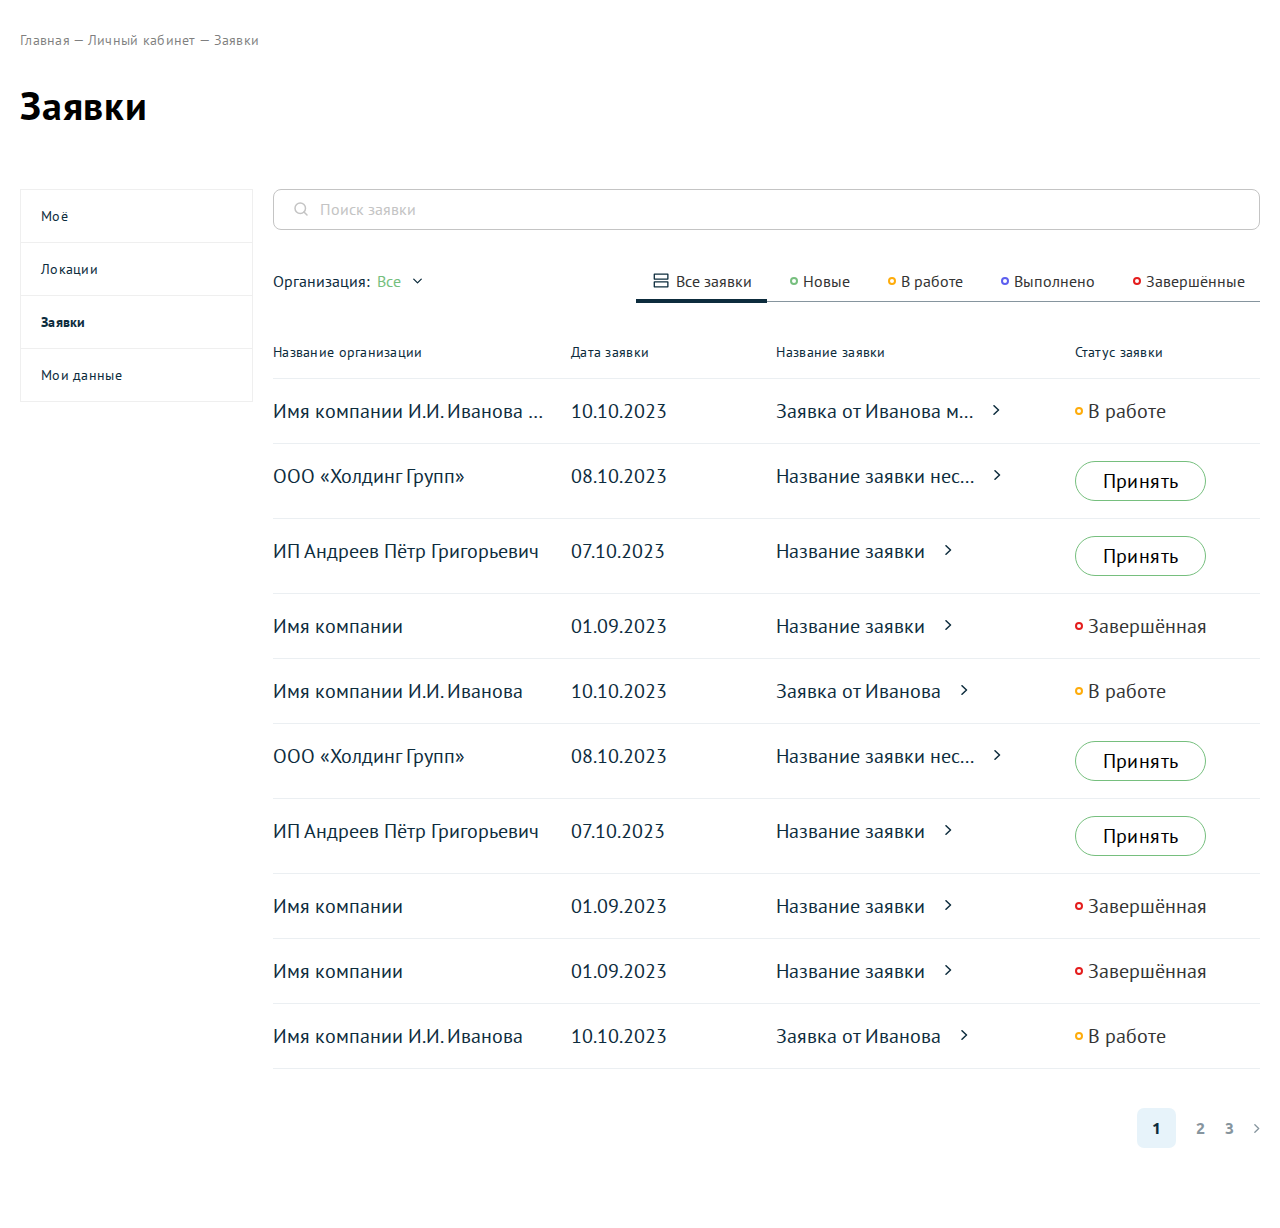
<file: executor/requests.html>
<!DOCTYPE html>
<html lang="ru">
<head>
  <meta charset="UTF-8">
  <meta name="viewport" content="width=device-width, initial-scale=1.0">
  <link rel="stylesheet" href="../styles.css">
  <title>Requests</title>
</head>
<body class="page">  
  <main class="page__content">
    <div class="container">
      <nav class="breadcrumb" aria-label="breadcrumb">
        <ol class="breadcrumb__list">
          <li class="breadcrumb__item"><a href="#" class="breadcrumb__link">Главная</a></li>
          <li class="breadcrumb__item"><a href="#" class="breadcrumb__link">Личный кабинет</a></li>
          <li class="breadcrumb__item" aria-current="page">Заявки</li>
        </ol>
      </nav>
      <div class="requests-page js-requests-page">
        <h1 class="page__heading">Заявки</h1>
        <div class="page__body-with-sidebar">
          <ul class="side-menu">
            <li class="side-menu__item">
              <a href="#" class="side-menu__link">Моё</a>
            </li>
            <li class="side-menu__item">
              <a href="#" class="side-menu__link">Локации</a>
            </li>
            <li class="side-menu__item">
              <a href="#" class="side-menu__link side-menu__item_active">Заявки</a>
            </li>
            <li class="side-menu__item">
              <a href="#" class="side-menu__link">Мои данные</a>
            </li>
          </ul>
          <div class="requests-page__content requests-page__content_without_add-button">
            <div class="requests-page__search-and-create-wrapper">
              <form class="requests-page__search-form">
                <input type="text" class="search-input" placeholder="Поиск заявки" name="
                search-query">
              </form>
            </div>
            <div class="requests-page__filters">
              <div class="requests-page__company-filter">
                <div class="select js-select select_theme_compact">
                  <label for="companySelect" class="select__label">Организация:</label>
                  <div class="select__select">
                    <div class="select__input-wrapper ">
                      <input type="text" class="select__input js-select__input js-select__input_width_auto" id="companySelect" name="form" readonly>
                    </div>              
                    <ul class="select__options">
                      <li class="select__item js-select__item select__item_selected">Все</li>
                      <li class="select__item js-select__item">Имя компании И.И. Иванова</li>
                      <li class="select__item js-select__item">ООО «Холдинг Групп»</li>
                      <li class="select__item js-select__item">ИП Андреев Пётр Григорьевич</li>
                      <li class="select__item js-select__item">Имя компании</li>
                      <li class="select__item js-select__item">ООО «Холдинг Групп»</li>
                      <li class="select__item js-select__item">Имя компании И.И. Иванова</li>
                      <li class="select__item js-select__item">ООО «Холдинг Групп»</li>
                      <li class="select__item js-select__item">ИП Андреев Пётр Григорьевич</li>
                      <li class="select__item js-select__item">Все</li>
                      <li class="select__item js-select__item">Имя компании И.И. Иванова</li>
                      <li class="select__item js-select__item">ООО «Холдинг Групп»</li>
                      <li class="select__item js-select__item">ИП Андреев Пётр Григорьевич</li>
                      <li class="select__item js-select__item">Имя компании</li>
                      <li class="select__item js-select__item">ООО «Холдинг Групп»</li>
                      <li class="select__item js-select__item">Имя компании И.И. Иванова</li>
                      <li class="select__item js-select__item">ООО «Холдинг Групп»</li>
                      <li class="select__item js-select__item">ИП Андреев Пётр Григорьевич</li>
                      <li class="select__item js-select__item">Все</li>
                      <li class="select__item js-select__item">Имя компании И.И. Иванова</li>
                      <li class="select__item js-select__item">ООО «Холдинг Групп»</li>
                      <li class="select__item js-select__item">ИП Андреев Пётр Григорьевич</li>
                      <li class="select__item js-select__item">Имя компании</li>
                      <li class="select__item js-select__item">ООО «Холдинг Групп»</li>
                      <li class="select__item js-select__item">Имя компании И.И. Иванова</li>
                      <li class="select__item js-select__item">ООО «Холдинг Групп»</li>
                      <li class="select__item js-select__item">ИП Андреев Пётр Григорьевич</li>
                      <li class="select__item js-select__item">Все</li>
                      <li class="select__item js-select__item">Имя компании И.И. Иванова</li>
                      <li class="select__item js-select__item">ООО «Холдинг Групп»</li>
                      <li class="select__item js-select__item">ИП Андреев Пётр Григорьевич</li>
                      <li class="select__item js-select__item">Имя компании</li>
                      <li class="select__item js-select__item">ООО «Холдинг Групп»</li>
                      <li class="select__item js-select__item">Имя компании И.И. Иванова</li>
                      <li class="select__item js-select__item">ООО «Холдинг Групп»</li>
                      <li class="select__item js-select__item">ИП Андреев Пётр Григорьевич</li>
                    </ul>
                  </div>            
                </div>
              </div>              
              <div class="requests-page__status-filter">
                <div class="status-filter js-status-filter">
                  <ul class="status-filter__list js-status-filter__list">
                    <li class="status-filter__item js-status-filter__item status-filter__item_all status-filter__item_selected" data-status="all">Все заявки</li>
                    <li class="status-filter__item js-status-filter__item status-filter__item_new" data-status="new">Новые</li>
                    <li class="status-filter__item js-status-filter__item status-filter__item_work" data-status="work">В работе</li>
                    <li class="status-filter__item js-status-filter__item status-filter__item_done" data-status="done">Выполнено</li>
                    <li class="status-filter__item js-status-filter__item status-filter__item_completed" data-status="completed">Завершённые</li>
                  </ul>
                </div>
              </div>
            </div>
            <div class="requests-page__table-header">
              <div>Название организации</div>
              <div>Дата заявки</div>
              <div>Название заявки</div>
              <div>Статус заявки</div>
            </div>
            <div class="requests-page__list js-status-filter__connected-list">
              <div class="requests-page__item js-requests-page__item" data-status="work">
                <span class="requests-page__company-name" title="Имя компании И.И. Иванова много много слов очень длинное название компании">Имя компании И.И. Иванова много много слов очень длинное название компании</span>
                <time class="requests-page__date" datetime="2023-10-10">10.10.2023</time>
                <span class="requests-page__request-name js-requests-page__request-name" title="Заявка от Иванова много много слов очень длинное название заявки">Заявка от Иванова много много слов очень длинное название заявки</span>
                <a class="requests-page__ghost-link" href="./request.html"></a>
                <span class="request-status request-status_work">В работе</span>
              </div>
              <div class="requests-page__item js-requests-page__item" data-status="new">
                <span class="requests-page__company-name" title="ООО «Холдинг Групп»">ООО «Холдинг Групп»</span>
                <time class="requests-page__date" datetime="2023-10-08">08.10.2023</time>
                <span class="requests-page__request-name js-requests-page__request-name" title="Название заявки несколько слов">Название заявки несколько слов</span>
                <a class="requests-page__ghost-link" href="./request.html"></a>
                <button class="button button_secondary requests-page__accept-button">Принять</button>
              </div>
              <div class="requests-page__item js-requests-page__item" data-status="new">
                <span class="requests-page__company-name" title="ИП Андреев Пётр Григорьевич">ИП Андреев Пётр Григорьевич</span>
                <time class="requests-page__date" datetime="2023-10-07">07.10.2023</time>
                <span class="requests-page__request-name js-requests-page__request-name" title="Название заявки">Название заявки</span>
                <a class="requests-page__ghost-link" href="./request.html"></a>
                <button class="button button_secondary requests-page__accept-button">Принять</button>
              </div>
              <div class="requests-page__item js-requests-page__item" data-status="completed">
                <span class="requests-page__company-name" title="Имя компании">Имя компании</span>
                <time class="requests-page__date" datetime="2023-09-01">01.09.2023</time>
                <span class="requests-page__request-name js-requests-page__request-name" title="Название заявки">Название заявки</span>
                <a class="requests-page__ghost-link" href="./request.html"></a>
                <span class="request-status request-status_completed">Завершённая</span>
              </div>
              <div class="requests-page__item js-requests-page__item" data-status="work">
                <span class="requests-page__company-name" title="Имя компании И.И. Иванова">Имя компании И.И. Иванова</span>
                <time class="requests-page__date" datetime="2023-10-10">10.10.2023</time>
                <span class="requests-page__request-name js-requests-page__request-name" title="Заявка от Иванова">Заявка от Иванова</span>
                <a class="requests-page__ghost-link" href="./request.html"></a>
                <span class="request-status request-status_work">В работе</span>
              </div>
              <div class="requests-page__item js-requests-page__item" data-status="new">
                <span class="requests-page__company-name" title="ООО «Холдинг Групп»">ООО «Холдинг Групп»</span>
                <time class="requests-page__date" datetime="2023-10-08">08.10.2023</time>
                <span class="requests-page__request-name js-requests-page__request-name" title="Название заявки несколько слов">Название заявки несколько слов</span>
                <a class="requests-page__ghost-link" href="./request.html"></a>
                <button class="button button_secondary requests-page__accept-button">Принять</button>
              </div>
              <div class="requests-page__item js-requests-page__item" data-status="new">
                <span class="requests-page__company-name" title="ИП Андреев Пётр Григорьевич">ИП Андреев Пётр Григорьевич</span>
                <time class="requests-page__date" datetime="2023-10-07">07.10.2023</time>
                <span class="requests-page__request-name js-requests-page__request-name" title="Название заявки">Название заявки</span>
                <a class="requests-page__ghost-link" href="./request.html"></a>
                <button class="button button_secondary requests-page__accept-button">Принять</button>
              </div>
              <div class="requests-page__item js-requests-page__item" data-status="completed">
                <span class="requests-page__company-name" title="Имя компании">Имя компании</span>
                <time class="requests-page__date" datetime="2023-09-01">01.09.2023</time>
                <span class="requests-page__request-name js-requests-page__request-name" title="Название заявки">Название заявки</span>
                <a class="requests-page__ghost-link" href="./request.html"></a>
                <span class="request-status request-status_completed">Завершённая</span>
              </div>
              <div class="requests-page__item js-requests-page__item" data-status="completed">
                <span class="requests-page__company-name" title="Имя компании">Имя компании</span>
                <time class="requests-page__date" datetime="2023-09-01">01.09.2023</time>
                <span class="requests-page__request-name js-requests-page__request-name" title="Название заявки">Название заявки</span>
                <a class="requests-page__ghost-link" href="./request.html"></a>
                <span class="request-status request-status_completed">Завершённая</span>
              </div>
              <div class="requests-page__item js-requests-page__item" data-status="work">
                <span class="requests-page__company-name" title="Имя компании И.И. Иванова">Имя компании И.И. Иванова</span>
                <time class="requests-page__date" datetime="2023-10-10">10.10.2023</time>
                <span class="requests-page__request-name js-requests-page__request-name" title="Заявка от Иванова">Заявка от Иванова</span>
                <a class="requests-page__ghost-link" href="./request.html"></a>
                <span class="request-status request-status_work">В работе</span>
              </div>
            </div>
            <nav class="pagination" aria-label="pagination">
              <ul class="pagination__list">
                <li class="pagination__item pagination__item_hidden">
                  <a class="pagination__link pagination__link_prev" href="#">
                    <span class="visually-hidden">назад</span>
                  </a>
                </li>
                <li class="pagination__item pagination__item_active">
                  <a class="pagination__link" href="#" aria-current="page">1</a>
                </li>
                <li class="pagination__item">
                  <a class="pagination__link" href="#">2</a>
                </li>
                <li class="pagination__item">
                  <a class="pagination__link" href="#">3</a>
                </li>
                <li class="pagination__item">
                  <a class="pagination__link pagination__link_next" href="#">
                    <span class="visually-hidden">вперед</span>
                  </a>
                </li>
              </ul>
            </nav>
          </div>
        </div>           
      </div>      
    </div>
    <button class="page__scroll-top-button js-page__scroll-top-button"></button>
  </main>

  <nav class="bottom-menu">
    <div class="container">
      <ul class="bottom-menu__list">
        <li class="bottom-menu__item bottom-menu__item_my">
          <a href="#" class="bottom-menu__link">Моё</a>
          <span class="bottom-menu__badge">1</span>
        </li>
        <li class="bottom-menu__item bottom-menu__item_locations">
          <a href="#" class="bottom-menu__link">Локации</a>
        </li>
        <li class="bottom-menu__item bottom-menu__item_requests bottom-menu__item_active">
          <a href="#" class="bottom-menu__link">Заявки</a>
        </li>
        <li class="bottom-menu__item bottom-menu__item_profile">
          <a href="#" class="bottom-menu__link">Мои данные</a>
        </li>
      </ul>
    </div>
  </nav>
  
  <script src="../main.js"></script>
</body>
</html>
</file>
<file: styles.css>
/* #region Fonts */
@font-face {
  font-family: 'PT Sans';
  src: url('./fonts/pt-sans/pt-sans-regular.woff2') format('woff2'),
      url('./fonts/pt-sans/pt-sans-regular.woff') format('woff');
  font-weight: 400;
  font-style: normal;
  font-display: swap;
}
@font-face {
  font-family: 'PT Sans';
  src: url('./fonts/pt-sans/pt-sans-bold.woff2') format('woff2'),
      url('./fonts/pt-sans/pt-sans-bold.woff') format('woff');
  font-weight: 700;
  font-style: normal;
  font-display: swap;
}
@font-face {
  font-family: 'Ubuntu';
  src: url('./fonts/ubuntu/ubuntu-bold.woff2') format('woff2'),
      url('./fonts/ubuntu/ubuntu-bold.woff') format('woff');
  font-weight: 700;
  font-style: normal;
  font-display: swap;
}
@font-face {
  font-family: 'Roboto Condensed';
  src: url('./fonts/roboto-condensed/roboto-condensed-bold.woff2') format('woff2'),
      url('./fonts/roboto-condensed/roboto-condensed-bold.woff') format('woff');
  font-weight: 700;
  font-style: normal;
  font-display: swap;
}
/* #endregion Fonts */

/* #region General */
:root {
  --main-text-color: #0D2C3D;
  --secondary-color: #E7F3FA;
  --success-color: #76BF7E;
  --success-transparent-color: #F1FFF3;
  --danger-color: #E41D1D;
  --badge-color: #EB5757;
  --warning-color: #FEAC0B;
  --primary-color: #5D5FEF;
}
*,
*::before,
*::after {
  -webkit-box-sizing: border-box;
          box-sizing: border-box;
}
html {
  font-family: 'PT Sans', 'Arial', sans-serif;
  font-size: 20px;
  line-height: 1.5;
  color: var(--main-text-color);
  height: 100%;
  scroll-behavior: smooth;
}
a {
  color: inherit;
}
.container {
  min-width: 300px;
  max-width: 1540px;
  padding-left: 1rem;
  padding-right: 1rem;
  margin-right: auto;
  margin-left: auto;
}
.visually-hidden {
  position: absolute;
  width: 1px;
  height: 1px;
  margin: -1px;
  border: 0;
  padding: 0;
  white-space: nowrap;
  -webkit-clip-path: inset(100%);
          clip-path: inset(100%);
  clip: rect(0 0 0 0);
  overflow: hidden;
}
.img-responsive {
  width: 100%;
  height: auto;
}
/* #endregion General */

/* #region Page */
.page {
  min-height: 100%;
  margin: 0;
  padding: 0;
  display: -webkit-box;
  display: -ms-flexbox;
  display: flex;
  -webkit-box-orient: vertical;
  -webkit-box-direction: normal;
      -ms-flex-direction: column;
          flex-direction: column;
}
.page__content {
  -webkit-box-flex: 1;
      -ms-flex-positive: 1;
          flex-grow: 1;
  padding-top: 1.5rem;
  padding-bottom: 4rem;
  position: relative;       
}
.page__body-with-sidebar {
  display: grid;
  grid-template-columns: auto 1fr;
  -webkit-column-gap: 1rem;
     -moz-column-gap: 1rem;
          column-gap: 1rem;
  -webkit-box-align: start;
      -ms-flex-align: start;
          align-items: start; 
}
.page__heading {
  font-weight: 700;
  font-size: 2rem;
  letter-spacing: .04rem;
  color: #000;
  line-height: 1.2;
  margin-bottom: 3rem;
}
.page__heading_without_margin {
  margin: 0;
}
.page__scroll-top-button {
  display: none;
  border: none;
  border-radius: .5rem;
  width: 3.4rem;
  height: 3.3rem;
  background-color: rgba(13, 44, 61, 0.5);
  position: absolute;
  bottom: -1.5rem;
  right: 1rem;
  cursor: pointer;
  background-image: url(./img/arrow-top.svg);
  background-repeat: no-repeat;
  background-position: center;
  background-size: 1rem;
  -webkit-transition: all 0.2s ease-in-out;
  -o-transition: all 0.2s ease-in-out;
  transition: all 0.2s ease-in-out;
}
.page__scroll-top-button:hover {
  background-color: var(--main-text-color);
}
.page__scroll-top-button_visible {
  display: block;
}

/* #region Media Page */
@media (max-width: 767px) {
  .page__body-with-sidebar {
    grid-template-columns: 1fr;
  }
}
@media (max-width: 575px) {
  .page__heading {
    margin-bottom: 1.5rem;
  }
  .page__heading_without_margin {
    margin: 0;
  }
}
/* #endregion Media Page */

/* #endregion Page */

/* #region Breadcrumb */
.breadcrumb {
  margin-bottom: 1.5rem;
  -webkit-user-select: none;
     -moz-user-select: none;
      -ms-user-select: none;
          user-select: none;
}
.breadcrumb__list {
  margin: 0;
  padding: 0;
  list-style: none;
  display: -webkit-box;
  display: -ms-flexbox;
  display: flex;
  -ms-flex-wrap: wrap;
      flex-wrap: wrap;
}
.breadcrumb__item {
  color: rgba(0, 0, 0, 0.5);
  font-size: .7rem;
  letter-spacing: .014rem;
  -ms-flex-negative: 0;
      flex-shrink: 0;
}
.breadcrumb__item:not(:last-child)::after {
  content: ' — ';
  white-space: pre;  
}
.breadcrumb__link {
  text-decoration: none;
  color: inherit;
}
/* #endregion Breadcrumb */

/* #region Form Elements */
.input {
  border: none;
  border-bottom: .05rem solid rgba(0, 0, 0, 0.15);
  padding-top: .85rem;
  padding-left: .5rem;
  padding-right: .5rem;
  padding-bottom: .25rem;
  line-height: normal;
  font-size: inherit;
  font-family: inherit;
  margin: 0;
  width: 100%;
  -webkit-transition: all 0.2s ease-in-out;
  -o-transition: all 0.2s ease-in-out;
  transition: all 0.2s ease-in-out;
}
.input:focus {
  border-color: rgba(0, 0, 0, 0.50);
  outline: none;
}
.input:focus::-webkit-input-placeholder, .search-input:focus::-webkit-input-placeholder {
  opacity: 0;
  color: transparent;
  -webkit-transition: opacity 0.3s ease;
  -o-transition: opacity 0.3s ease;
  transition: opacity 0.3s ease;
}
.input:focus::-moz-placeholder, .search-input:focus::-moz-placeholder {
  opacity: 0;
  color: transparent;
  -webkit-transition: opacity 0.3s ease;
  -o-transition: opacity 0.3s ease;
  -moz-transition: opacity 0.3s ease;
  transition: opacity 0.3s ease;
}
.input:focus:-ms-input-placeholder, .search-input:focus:-ms-input-placeholder {
  opacity: 0;
  color: transparent;
  -webkit-transition: opacity 0.3s ease;
  -o-transition: opacity 0.3s ease;
  -ms-transition: opacity 0.3s ease;
  transition: opacity 0.3s ease;
}
.input:focus::-ms-input-placeholder, .search-input:focus::-ms-input-placeholder {
  opacity: 0;
  color: transparent;
  -webkit-transition: opacity 0.3s ease;
  -o-transition: opacity 0.3s ease;
  -ms-transition: opacity 0.3s ease;
  transition: opacity 0.3s ease;
}
.input:focus::placeholder,
.search-input:focus::placeholder {
  opacity: 0;
  color: transparent;
  -webkit-transition: opacity 0.3s ease;
  -o-transition: opacity 0.3s ease;
  transition: opacity 0.3s ease;
}
.input_address {
  padding-left: 1.5rem;
  background-image: url(./img/geo-icon.svg);
  background-size: 14px;
  background-repeat: no-repeat;
  background-position: left .25rem bottom .5rem;
}
.input_time {
  text-align: center;
}
.search-input {
  padding: .45rem;
  padding-left: 2.3rem;
  font-size: .8rem;
  font-family: inherit;
  line-height: 1.3;
  background-image: url(./img/search-icon.svg);
  background-repeat: no-repeat;
  background-size: .7rem;
  background-position: left 1rem center;
  border-radius: .4rem;
  border: 1px solid #C4C4C4;
  width: 100%;
  -webkit-transition: all 0.2s ease-in-out;
  -o-transition: all 0.2s ease-in-out;
  transition: all 0.2s ease-in-out;
}
.search-input:focus {
  border-color: rgba(0, 0, 0, 0.50);
  outline: none;
}
.search-input::-webkit-input-placeholder {
  color: #c4c4c4;
}
.search-input::-moz-placeholder {
  color: #c4c4c4;
}
.search-input:-ms-input-placeholder {
  color: #c4c4c4;
}
.search-input::-ms-input-placeholder {
  color: #c4c4c4;
}
.search-input::placeholder {
  color: #c4c4c4;
}
.form-control {
  width: 100%;
}
.form-control__error-message {
  color: var(--danger-color);
  font-size: .7rem;
  text-align: right;
  letter-spacing: .014rem;
}
.form-control_error label {
  color: var(--danger-color);
}
.form-control_error .input {
  border-color: var(--danger-color);
  color: var(--danger-color);
}
.form-control_error .input::-webkit-input-placeholder {
  color: red;
}
.form-control_error .input::-moz-placeholder {
  color: red;
}
.form-control_error .input:-ms-input-placeholder {
  color: red;
}
.form-control_error .input::-ms-input-placeholder {
  color: red;
}
.form-control_error .input::placeholder {
  color: red;
}
.form-control_error .form-control__error-message {
  display: block;
}
.toggle__field {
  width: auto;
  height: auto;
  position: absolute;
  opacity: 0;
}
.toggle__label {
  display: -webkit-box;
  display: -ms-flexbox;
  display: flex;
  font-size: .7rem;
  line-height: 1.5;
  cursor: pointer;
  position: relative;
}
.toggle__label::before {
  content: '';
  display: inline-block;
  margin-right: .5rem;
  width: 1.65rem;
  height: .9rem;
  border-radius: .45rem;
  background-color: rgb(13, 44, 61, 0.5);
  -ms-flex-negative: 0;
      flex-shrink: 0;
  -webkit-transition: all 0.2s ease-in-out;
  -o-transition: all 0.2s ease-in-out;
  transition: all 0.2s ease-in-out;    
}
.toggle__label::after {
  content: '';
  display: block;
  width: .6rem;
  height: .6rem;
  border-radius: 50%;
  background-color: #fff;
  position: absolute;
  top: .15rem;
  left: .15rem;
  -webkit-transition: all 0.2s ease-in-out;
  -o-transition: all 0.2s ease-in-out;
  transition: all 0.2s ease-in-out;
}
.toggle__field:checked + .toggle__label::before {
  background-color: var(--success-color);
}
.toggle__field:checked + .toggle__label::after {
  left: .9rem;
}
.fieldset {
  padding: 0;
  margin: 0;
  border: none;
}
.legend {
  padding: 0;
  margin: 0;
}

/* #region Media Form Elements */
@media (max-width: 575px) {
  .input_address {
    padding-left: 2rem;
    background-position: left .8rem bottom .5rem;
  }
}
/* #endregion Media Form Elements */

/* #endregion Form Elements */

/* #region Button */
.button {
  padding: .9rem 2.2rem;
  border: none;
  border-radius: 2.5rem;
  width: auto;
  background-color: var(--main-text-color);
  color: #fff;
  font-family: 'PT Sans', 'Arial', sans-serif;
  font-size: 1rem;
  line-height: 1.2;
  letter-spacing: .02rem;
  cursor: pointer;
  -webkit-transition: all 0.2s ease-in-out;
  -o-transition: all 0.2s ease-in-out;
  transition: all 0.2s ease-in-out;
  white-space: nowrap;
  text-align: center;
  text-decoration: none;
  -webkit-user-select: none;
     -moz-user-select: none;
      -ms-user-select: none;
          user-select: none;
}
.button:hover {
  opacity: 0.85;
}
.button:disabled {
  background-color: rgba(13, 44, 61, 0.5);
  pointer-events: none;
}
.button_secondary {
  background-color: transparent;
  border: 1px solid #000;
  color: #000;
  outline: 1px solid transparent;
  -webkit-user-select: none;
     -moz-user-select: none;
      -ms-user-select: none;
          user-select: none;
}
.button_secondary:hover {
  outline: 1px solid var(--main-text-color);
}
.button_secondary:disabled {
  background-color: transparent;
  border-color: rgba(13, 44, 61, 0.5);
  color: rgba(13, 44, 61, 0.5);
}
.button_icon_plus .button__text::after {
  content: '';
  display: inline-block;
  position: relative;
  left: 0;
  width: .65rem;
  height: .65rem;
  background-image: 
    -o-linear-gradient(bottom, transparent .3rem, #000 .3rem, #000 .35rem, transparent .35rem),
    -o-linear-gradient(right, transparent .3rem, #000 .3rem, #000 .35rem, transparent .35rem);
  background-image: 
    -webkit-gradient(linear, left bottom, left top, color-stop(.3rem, transparent), color-stop(.3rem, #000), color-stop(.35rem, #000), color-stop(.35rem, transparent)),
    -webkit-gradient(linear, right top, left top, color-stop(.3rem, transparent), color-stop(.3rem, #000), color-stop(.35rem, #000), color-stop(.35rem, transparent));
  background-image: 
    linear-gradient(to top, transparent .3rem, #000 .3rem, #000 .35rem, transparent .35rem),
    linear-gradient(to left, transparent .3rem, #000 .3rem, #000 .35rem, transparent .35rem);
  margin-left: .75rem;
  -webkit-transition: all 0.2s ease-in-out;
  -o-transition: all 0.2s ease-in-out;
  transition: all 0.2s ease-in-out;   
}
.button_icon_plus:hover .button__text::after {
  left: 0.5rem;
}
/* #endregion Button */

/* #region Img Uploader */
.img-uploader {
  display: -webkit-box;
  display: -ms-flexbox;
  display: flex;
  -webkit-column-gap: 2rem;
     -moz-column-gap: 2rem;
          column-gap: 2rem;                    
}
.img-uploader__img-area {
  -ms-flex-negative: 0;
      flex-shrink: 0;
  width: 7.5rem;
  height: 7.5rem;
  border-radius: 50%;
  border: .25rem solid #fff;
  background-color: #fff;
  background-size: cover;
  background-repeat: no-repeat;
  background-position: center;
  -webkit-box-shadow: 0 0 .5rem var(--success-color);
          box-shadow: 0 0 .5rem var(--success-color);
  overflow: hidden;
  position: relative;
  -webkit-transition: all 0.2s ease-in-out;
  -o-transition: all 0.2s ease-in-out;
  transition: all 0.2s ease-in-out;
  cursor: pointer;    
}
.img-uploader__img-area:has(img) {
  background-image: none !important;
}
.img-uploader__img-area:hover {
  -webkit-box-shadow: 0 0 .5rem rgba(0, 0, 0, 0.4);
          box-shadow: 0 0 .5rem rgba(0, 0, 0, 0.4);
}
.img-uploader__img {
  position: absolute;
  top: 0;
  left: 0;
  width: 100%;
  height: 100%;
  -o-object-fit: cover;
     object-fit: cover;
  -o-object-position: center;
     object-position: center;
}
.img-uploader__button-area {
  display: -webkit-box;
  display: -ms-flexbox;
  display: flex;
  -webkit-box-orient: vertical;
  -webkit-box-direction: normal;
      -ms-flex-direction: column;
          flex-direction: column;
  row-gap: 1.2rem;
  -webkit-box-pack: center;
      -ms-flex-pack: center;
          justify-content: center;
  -webkit-box-align: start;
      -ms-flex-align: start;
          align-items: flex-start;      
}
.img-uploader_multi {
  -webkit-column-gap: 2.6rem;
     -moz-column-gap: 2.6rem;
          column-gap: 2.6rem;
}
.img-uploader_multi .img-uploader__img-area-wrapper {
  position: relative;
}
.img-uploader_multi .img-uploader__img-area {
  border-radius: .5rem;
  border-width: .2rem;
  background-color: var(--secondary-color);
}
.img-uploader_multi .img-uploader__img-area:nth-child(1),
.img-uploader_multi .img-uploader__img-area:nth-child(2) {
  position: absolute;
  top: 0;
  -webkit-box-shadow: none;
          box-shadow: none;
}
.img-uploader_multi .img-uploader__img-area:nth-child(2) {
  left: .7rem;
}
.img-uploader_multi .img-uploader__img-area:nth-child(1) {
  left: 1.4rem;
}
.img-uploader_multi .img-uploader__button-area {
  text-align: center;
  row-gap: .5rem;
  line-height: 1.2;
}

/* #region Media Img Uploader */
@media (max-width: 991px) {
  .img-uploader:not(.img-uploader_multi) {
    -webkit-column-gap: 1rem;
       -moz-column-gap: 1rem;
            column-gap: 1rem;
  }
}
@media (max-width: 991px) {
  .img-uploader:not(.img-uploader_multi) {
    -webkit-box-orient: vertical;
    -webkit-box-direction: normal;
        -ms-flex-direction: column;
            flex-direction: column;
    row-gap: .55rem;
    -webkit-column-gap: 1rem;
       -moz-column-gap: 1rem;
            column-gap: 1rem;
    -webkit-box-align: center;
        -ms-flex-align: center;
            align-items: center;        
  }
  .img-uploader__button-area {
    row-gap: .55rem; 
    text-align: center;
    -webkit-box-align: center;
        -ms-flex-align: center;
            align-items: center;
  }
}
@media (max-width: 575px) {
  .img-uploader_multi {
    -webkit-column-gap: 1.55rem;
       -moz-column-gap: 1.55rem;
            column-gap: 1.55rem;
  }
  .img-uploader_multi .img-uploader__img-area {
    width: 6rem;
    height: 6rem;
  }
  .img-uploader_multi .img-uploader__button-area {
    text-align: left;
    font-size: .8rem;
    row-gap: .75rem;
    -webkit-box-align: start;
        -ms-flex-align: start;
            align-items: flex-start;
  }
  .img-uploader_multi .img-uploader__button {
    font-size: .9rem;
    padding-left: 1.2rem;
    padding-right: 1.2rem;
  }
}
/* #endregion Media Img Uploader */

/* #endregion Img Uploader */

/* #region Registration Form */
.registration-form {
  display: -webkit-box;
  display: -ms-flexbox;
  display: flex;
  -webkit-column-gap: 5.5rem;
     -moz-column-gap: 5.5rem;
          column-gap: 5.5rem;
}
.registration-form__left {
  width: 100%;
  max-width: 28rem;
  display: -webkit-box;
  display: -ms-flexbox;
  display: flex;
  -webkit-box-orient: vertical;
  -webkit-box-direction: normal;
      -ms-flex-direction: column;
          flex-direction: column;
  row-gap: 1.8rem;
  -webkit-box-align: start;
      -ms-flex-align: start;
          align-items: flex-start;  
}
.registration-form__sms-input-group {
  display: grid;
  grid-template-columns: 1fr auto;
  margin-top: .5rem;
}
.registration-form__sms {
  border: .05rem solid rgba(0, 0, 0, 0.15);
  border-right: none;
  padding: .25rem .5rem;
}
.registration-form__sms-submit-button {
  border-radius: 0;
  padding: 0 1rem;
}

/* #region Media Registration Form */
@media (max-width: 991px) {
  .registration-form {
    -webkit-column-gap: 2rem;
       -moz-column-gap: 2rem;
            column-gap: 2rem;
  }
}
@media (max-width: 575px) {
  .registration-form {
    -webkit-box-orient: vertical;
    -webkit-box-direction: reverse;
        -ms-flex-direction: column-reverse;
            flex-direction: column-reverse;
    row-gap: 1.5rem;       
  }
  .registration-form__submit-button {
    width: 100%;
  }
}
/* #endregion Media Registration Form */

/* #endregion Registration Form */

/* #region Modal */
.modal {
  position: fixed;
  top: 0;
  left: 0;
  width: 100%;
  height: 100%;
  background-color: rgba(0, 0, 0, 0.45);
  -webkit-backdrop-filter: blur(.3rem);
          backdrop-filter: blur(.3rem);
  z-index: 1000;
  -webkit-transition: all 0.2s ease-in-out;
  -o-transition: all 0.2s ease-in-out;
  transition: all 0.2s ease-in-out;
  display: none;
}
.modal_opened {
  display: block;
}
.modal__window {
  position: fixed;
  top: 50%;
  left: 50%;
  -webkit-transform: translate(-50%, -50%);
      -ms-transform: translate(-50%, -50%);
          transform: translate(-50%, -50%);
  background-color: #fff; 
  max-width: 100%;
  max-height: 100%;
  border-radius: 1rem;
  overflow-y: auto;
}
.modal__body {
  width: 100%;
  height: 100%;
  position: relative;
  border-radius: inherit;
  position: relative;
}
.modal__close-button {
  position: absolute;
  top: .75rem;
  right: .75rem;
  border: none;
  background-color: transparent;
  cursor: pointer;
  font-size: 1rem;
  line-height: 1rem;
  color: var(--main-text-color);
  -webkit-transition: all 0.2s ease-in-out;
  -o-transition: all 0.2s ease-in-out;
  transition: all 0.2s ease-in-out;        
}
.modal__close-button:hover {
  color: #000;
  -webkit-transform: scale(1.15);
      -ms-transform: scale(1.15);
          transform: scale(1.15);
}
/* #endregion Modal */

/* #region Registration Modal */
.registration-modal__window {
  width: 27.15rem;
}
.registration-modal__body {
  background-color: var(--secondary-color);
  /* padding: 25.85rem 4.75rem 3.2rem; */
  padding: 23rem 4.75rem 3.2rem;
  background-size: 92%;
  background-repeat: no-repeat;
  background-position: top center;
}
.registration-modal__success-message {
  text-align: center;
  font-size: 2rem;
  font-weight: 700;
  line-height: normal;
  letter-spacing: .04rem;
  display: none;
}
.registration-modal__company-creation-link {
  display: block;
  margin-top: 1rem;
}

/* #region Media Registration Modal */
@media (max-width: 575px) {
  .registration-modal__body {
    padding: 19.4rem 0.5rem 3.95rem;
    background-size: 80%;
    background-position: top 2.2rem center;
  }
}
@media (max-height: 700px) and (orientation: landscape) {
  .registration-modal__window {
    max-height: 95vh;
  }
  .registration-modal__body {
    padding-top: 60vh;
    background-size: 60%;
  }
}
@media (max-height: 500px) and (orientation: landscape) {
  .registration-modal__body {
    padding-top: 50vh;
    padding-bottom: 2rem;
    background-size: 45%;
  }
}
/* #endregion Media Registration Modal */

/* #endregion Registration Modal */

/* #region Request Creation Modal */
.request-creation-modal__window {
  width: 25.3rem
}
.request-creation-modal__body {
  padding: 1.7rem;
}
.request-creation-modal__heading {
  margin: 0;
  margin-bottom: 1.45rem;
  font-size: 1.2rem;
  font-weight: 700;
  letter-spacing: .024rem;
  text-align: center;
}
.request-creation-modal__img-uploader {
  padding-left: .4rem;
  padding-right: 1.5rem;
  margin-bottom: 1.5rem;
}
.request-creation-modal__name {
  margin-bottom: .35rem;
}
.request-creation-modal__submit-button {
  width: 100%;
  margin-top: 2.9rem;
}

/* #region Media Request Creation Modal */
@media (max-width: 575px) {
  .request-creation-modal__body {
    padding: 1rem;
    padding-bottom: 1.95rem;
  }
  .request-creation-modal__heading {
    margin-bottom: 1.7rem;
  }
  .request-creation-modal__img-uploader {
    padding: 0;
    margin-bottom: 2rem;
  }
  .request-creation-modal__submit-button {
    margin-top: 1.5rem;
  }
}
/* #endregion Media Request Creation Modal */

/* #endregion Request Creation Modal */

/* #region Company Creation Form */
.company-creation-form {
  display: -webkit-box;
  display: -ms-flexbox;
  display: flex;
  -webkit-column-gap: 5.5rem;
     -moz-column-gap: 5.5rem;
          column-gap: 5.5rem;
}
.company-creation-form__left {
  width: 100%;
  max-width: 28rem;
  display: -webkit-box;
  display: -ms-flexbox;
  display: flex;
  -webkit-box-orient: vertical;
  -webkit-box-direction: normal;
      -ms-flex-direction: column;
          flex-direction: column;
  row-gap: 1.8rem;
  -webkit-box-align: start;
      -ms-flex-align: start;
          align-items: flex-start;  
}

/* #region Media Company Creation Form */
@media (max-width: 991px) {
  .company-creation-form {
    -webkit-column-gap: 2rem;
       -moz-column-gap: 2rem;
            column-gap: 2rem;
  }
}
@media (max-width: 575px) {
  .company-creation-form {
    -webkit-box-orient: vertical;
    -webkit-box-direction: reverse;
        -ms-flex-direction: column-reverse;
            flex-direction: column-reverse;
    row-gap: 3rem;            
  }
  .company-creation-form__submit-button {
    width: 100%;
  }
}
/* #endregion Media Company Creation Form */

/* #endregion Company Creation Form */

/* #region Select */
.select {
  display: -webkit-box;
  display: -ms-flexbox;
  display: flex;
  gap: .35rem;
  position: relative;
  -webkit-user-select: none;
     -moz-user-select: none;
      -ms-user-select: none;
          user-select: none;
}
.select__select {
  position: relative;
  -webkit-user-select: none;
     -moz-user-select: none;
      -ms-user-select: none;
          user-select: none;           
}
.select__input-wrapper {
  position: relative;
}
.select__input-wrapper::after {
  content: '';
  display: block;
  position: absolute;
  width: .6rem;
  height: .45rem;
  background-image: url(./img/arrow-bottom.svg);
  background-repeat: no-repeat;
  background-size: contain;
  top: 50%;
  right: 1.2rem;
  -webkit-transform: translateY(-50%);
      -ms-transform: translateY(-50%);
          transform: translateY(-50%);
  pointer-events: none;
}
.select__input {
  border: none;  
  font-family: inherit;
  font-size: inherit;
  line-height: 1.2rem;  
  cursor: pointer;
  padding-top: .5rem;
  padding-bottom: .5rem;
  padding-left: .7rem;
  padding-right: 2.6rem;
  width: 100%;
  background-color: var(--secondary-color); 
  border-radius: .35rem;
}
.select__input::-webkit-input-placeholder {
  color: var(--main-text-color);
  opacity: 1;
}
.select__input::-moz-placeholder {
  color: var(--main-text-color);
  opacity: 1;
}
.select__input:-ms-input-placeholder {
  color: var(--main-text-color);
  opacity: 1;
}
.select__input::-ms-input-placeholder {
  color: var(--main-text-color);
  opacity: 1;
}
.select__input::placeholder {
  color: var(--main-text-color);
  opacity: 1;
}
.select__input:focus {
  outline: none;
}
.select__options {
  position: absolute;
  left: 0;
  top: calc(100% + .1rem);
  width: 100%;
  list-style: none;
  margin: 0;
  padding: 0;
  padding-top: .6rem;
  padding-bottom: .6rem;
  background-color: #fff;
  border-radius: .35rem;
  z-index: 1;
  display: none;
  -webkit-box-shadow: 0 .25rem 1rem 0 rgba(0, 0,0 , 0.25);
          box-shadow: 0 .25rem 1rem 0 rgba(0, 0,0 , 0.25);
  max-height: 20.3rem;
  overflow-y: auto;        
}
.select__item {
  width: 100%;
  padding-top: .5rem;
  padding-bottom: .5rem;
  padding-left: .8rem;
  padding-right: 2.5rem;
  font-size: .8rem;
  line-height: 1.2rem;
  letter-spacing: -0.008rem;
  -webkit-transition: all 0.2s ease-in-out;
  -o-transition: all 0.2s ease-in-out;
  transition: all 0.2s ease-in-out;
}
.select__item:hover {
  background-color: var(--secondary-color);
}
.select__item_selected {
  position: relative;
}
.select__item_selected::after {
  content: '';
  position: absolute;
  display: block;
  width: .85rem;
  height: .4rem;
  border-left: .1rem solid var(--success-color);
  border-bottom: .1rem solid var(--success-color);
  -webkit-transform: rotate(-45deg);
      -ms-transform: rotate(-45deg);
          transform: rotate(-45deg);
  bottom: 1rem;
  right: .95rem; 
} 
.select_opened .select__options {
  display: block;
}
.select_opened .select__input-wrapper::after {
  -webkit-transform: translateY(-50%) rotateX(180deg);
          transform: translateY(-50%) rotateX(180deg);
}
.select_opened .select__input::-webkit-input-placeholder {
  opacity: 0.5;
  font-size: .8rem;
}
.select_opened .select__input::-moz-placeholder {
  opacity: 0.5;
  font-size: .8rem;
}
.select_opened .select__input:-ms-input-placeholder {
  opacity: 0.5;
  font-size: .8rem;
}
.select_opened .select__input::-ms-input-placeholder {
  opacity: 0.5;
  font-size: .8rem;
}
.select_opened .select__input::placeholder {
  opacity: 0.5;
  font-size: .8rem;
}
.select_theme_compact {
  font-size: .8rem;
}
.select_theme_compact .select__select {
  position: unset;
}
.select_theme_compact .select__input-wrapper::after {
  right: 0;
  width: .45rem;
  height: .35rem;
}
.select_theme_compact .select__input {
  color: var(--success-color);
  padding: 0;
  padding-right: 1.05rem;
  width: auto;
  background-color: transparent; 
  border-radius: 0;
}
.select_theme_compact .select__options {
  padding-top: 0;
  padding-bottom: 0;
}
.select_theme_compact .select__item {
  border-radius: .35rem;
}
.select_theme_compact .select__item:hover {
  background-color: var(--success-transparent-color);
}
.select_theme_compact .select__item_selected {
  background-color: var(--secondary-color);
}
.select_theme_compact .select__item_selected::after {
  position: relative;
  bottom: -0.1rem;
  right: 0.05rem;
  display: inline-block;
  margin-left: .3rem;
  width: .8rem;
  height: .8rem;
  border: none;
  -webkit-transform: none;
      -ms-transform: none;
          transform: none;
  background-image: url(./img/round-check-mark-icon.svg);
  background-repeat: no-repeat;
  background-position: center;
  background-size: contain;
}

/* #region Media Select */
@media (max-width: 575px) {
  .select_theme_compact .select__options {
    width: 80vw;
  }
}
/* #endregion Media Select */

/* #endregion Select */

/* #region Organization Form Select */
.org-form-select {
  display: -webkit-box;
  display: -ms-flexbox;
  display: flex;
  -webkit-column-gap: 1.25rem;
     -moz-column-gap: 1.25rem;
          column-gap: 1.25rem;
  -webkit-box-align: center;
      -ms-flex-align: center;
          align-items: center;
  -ms-flex-wrap: wrap;
      flex-wrap: wrap;                  
}
.org-form-select__label {
  color: rgba(0, 0, 0, 0.5);
  -ms-flex-negative: 0;
      flex-shrink: 0;
  padding-left: .5rem;    
}
.org-form-select__select {
  width: 15rem;
  position: relative;
  -ms-flex-negative: 0;
      flex-shrink: 0;
}

/* #region Media Organization Form Select */
@media (max-width: 575px) {
  .org-form-select__select {
    width: 100%;
  }
}
/* #endregion Media Organization Form Select */

/* #endregion Organization Form Select */

/* #region Locations Page */
.locations-page {
  max-width: 62.5rem;
}
.locations-page__header {
  display: -webkit-box;
  display: -ms-flexbox;
  display: flex;
  -webkit-box-pack: justify;
      -ms-flex-pack: justify;
          justify-content: space-between;
  -webkit-column-gap: 0.5rem;
     -moz-column-gap: 0.5rem;
          column-gap: 0.5rem; 
  margin-bottom: 3.75rem;               
}
.locations-page__button-for-small-screens {
  display: none;
}
.locations-page__content {
  display: -webkit-box;
  display: -ms-flexbox;
  display: flex;
  -webkit-box-orient: vertical;
  -webkit-box-direction: normal;
      -ms-flex-direction: column;
          flex-direction: column;
  row-gap: 1.65rem;
}
.locations-page__list {
  width: 100%;
  display: grid;
  grid-template-columns: 1fr 1fr;
  gap: 1rem;
}
.locations-page__item {
  display: block;
  background-color: var(--secondary-color);
  border-radius: .75rem;
  padding-top: .8rem;
  padding-bottom: .8rem;
  padding-left: 3.75rem;
  padding-right: 3rem;
  background-image: url(./img/geo-icon.svg);
  background-size: .9rem;
  background-position: left 1.25rem center;
  background-repeat: no-repeat;
  text-decoration: none;
  position: relative;
  line-height: 1.3;
}
.locations-page__item::after {
  content: '';
  display: block;
  position: absolute;
  width: .4rem;
  height: .4rem;
  border-top: 2px solid #666;
  border-right: 2px solid #666;
  -webkit-transform: rotate(45deg) translateY(-50%);
      -ms-transform: rotate(45deg) translateY(-50%);
          transform: rotate(45deg) translateY(-50%);
  right: 1.55rem;
  top: 50%;
  -webkit-transition: all 0.2s ease-in-out;
  -o-transition: all 0.2s ease-in-out;
  transition: all 0.2s ease-in-out;
}
.locations-page__item:hover::after {
  border-color: var(--success-color);
  -webkit-transform: rotate(45deg) translateY(-50%) scale(1.3);
      -ms-transform: rotate(45deg) translateY(-50%) scale(1.3);
          transform: rotate(45deg) translateY(-50%) scale(1.3);
  right: 1.3rem;        
}
.locations-page__item-number,
.locations-page__item-name {
  font-size: .8rem;
}
.locations-page__item-number::after {
  content: ' /';
  white-space: pre;
}
.locations-page__item-address {
  font-weight: 700;
  display: block;
  margin-top: .25rem; 
}

/* #region Media Locations Page */
@media (max-width: 991px) {
  .locations-page__list {
    grid-template-columns: 1fr;
  }
  .locations-page__item {
    border-radius: .2rem;
    padding-left: 2.4rem;
    background-position: left .7rem center;
  }
}
@media (max-width: 767px) {
  .locations-page__button-for-big-screens {
    display: none;
  }
  .locations-page__button-for-small-screens {
    display: block;
  }
}
@media (max-width: 580px) {
  .locations-page__header {
    -webkit-box-orient: vertical;
    -webkit-box-direction: normal;
        -ms-flex-direction: column;
            flex-direction: column;
    row-gap: 1.35rem;
    margin-bottom: 1.35rem;                   
  }
  .locations-page__list {
    gap: .3rem;
  }
  .locations-page__item {
    background-position: left .75rem top 1.15rem;
  }
}
/* #endregion Media Locations Page */

/* #endregion Locations Page */

/* #region Side Menu */
.side-menu {
  width: 11.65rem;
  margin: 0;
  padding: 0;
  list-style-type: none;
  border: .05rem solid #EFEFEF;
  -ms-flex-negative: 0;
      flex-shrink: 0;
  -webkit-user-select: none;
     -moz-user-select: none;
      -ms-user-select: none;
          user-select: none;    
}
.side-menu__item {
  font-size: .7rem;
  letter-spacing: .014rem;
  line-height: normal;
}
.side-menu__item:not(:last-child) {
  border-bottom: .05rem solid #EFEFEF;
}
.side-menu__item_active {
  font-weight: 700;
}
.side-menu__link {
  text-decoration: none;
  color: inherit;
  display: block;
  padding: .85rem 1rem;
  -webkit-transition: all 0.2s ease-in-out;
  -o-transition: all 0.2s ease-in-out;
  transition: all 0.2s ease-in-out;
}
.side-menu__link:hover {
  background-color: #EFEFEF;
}

/* #region Media Side Menu */
@media (max-width: 767px) {
  .side-menu {
    display: none;
  }
}
/* #endregion Media Side Menu */

/* #endregion Side Menu */

/* #region Bottom Menu */
.bottom-menu {
  position: fixed;
  bottom: 0;
  left: 0;
  right: 0;
  display: none;
  background-color: #fff;
  -webkit-box-shadow: 0 -0.2rem .5rem 0 rgba(0, 0, 0, 0.06);
          box-shadow: 0 -0.2rem .5rem 0 rgba(0, 0, 0, 0.06);
  -webkit-user-select: none;
     -moz-user-select: none;
      -ms-user-select: none;
          user-select: none;
  z-index: 1;               
}
.bottom-menu__list {
  list-style-type: none;
  margin: 0;
  padding: 0;
  display: grid;
  grid-template-columns: repeat(4, 1fr);
}
.bottom-menu__item {
  background-repeat: no-repeat;
  background-position: top .95rem center;
  position: relative;
}
.bottom-menu__item_active {
  background-color: var(--main-text-color);
  color: #fff;
}
.bottom-menu__item_my {
  background-image: url(./img/bottom-menu-my-icon-black.svg);
}
.bottom-menu__item_locations {
  background-image: url(./img/bottom-menu-locations-icon-black.svg);
}
.bottom-menu__item_requests {
  background-image: url(./img/bottom-menu-requests-icon-black.svg);
}
.bottom-menu__item_profile {
  background-image: url(./img/bottom-menu-profile-icon-black.svg);
}
.bottom-menu__item_my.bottom-menu__item_active {
  background-image: url(./img/bottom-menu-my-icon-white.svg);
}
.bottom-menu__item_locations.bottom-menu__item_active {
  background-image: url(./img/bottom-menu-locations-icon-white.svg);
}
.bottom-menu__item_requests.bottom-menu__item_active {
  background-image: url(./img/bottom-menu-requests-icon-white.svg);
}
.bottom-menu__item_profile.bottom-menu__item_active {
  background-image: url(./img/bottom-menu-profile-icon-white.svg);
}
.bottom-menu__link {
  text-decoration: none;
  display: -webkit-box;
  display: -ms-flexbox;
  display: flex;
  -webkit-box-align: end;
      -ms-flex-align: end;
          align-items: flex-end;
  -webkit-box-pack: center;
      -ms-flex-pack: center;
          justify-content: center;        
  height: 4.4rem;
  padding: .4rem .65rem;
  text-align: center;
  font-size: .7rem;
  line-height: 80%;
}
.bottom-menu__badge {
  display: -webkit-box;
  display: -ms-flexbox;
  display: flex;
  -webkit-box-pack: center;
      -ms-flex-pack: center;
          justify-content: center;
  -webkit-box-align: center;
      -ms-flex-align: center;
          align-items: center;
  min-width: 1.05rem;
  height: 1.05rem;
  position: absolute;
  top: .4rem;
  right: .7rem;
  border-radius: 2.5rem;
  background-color: var(--badge-color);
  color: #fff;
  font-size: .8rem;
  font-weight: 700;
  line-height: 100%;
  font-family: 'Roboto Condensed', 'Arial', sans-serif;
  padding: 0 .3rem;
}

/* #region Media Bottom Menu */
@media (max-width: 767px) {
  .bottom-menu {
    display: block;
  }
}
/* #endregion Media Bottom Menu */

/* #endregion Bottom Menu */

/* #region Pagination */
.pagination {
  display: -webkit-box;
  display: -ms-flexbox;
  display: flex;
  -webkit-box-pack: end;
      -ms-flex-pack: end;
          justify-content: flex-end;
  -webkit-user-select: none;
     -moz-user-select: none;
      -ms-user-select: none;
          user-select: none;        
}
.pagination__list {
  list-style-type: none;
  margin: 0;
  padding: 0;
  display: -webkit-box;
  display: -ms-flexbox;
  display: flex;
}
.pagination__item {
  font-size: .8rem;
  line-height: 1.2rem;
  font-family: 'Ubuntu', 'Arial', sans-serif;
  -ms-flex-negative: 0;
      flex-shrink: 0;
  -webkit-transition: all 0.2s ease-in-out;
  -o-transition: all 0.2s ease-in-out;
  transition: all 0.2s ease-in-out;    
}
.pagination__item_hidden {
  display: none;
}
.pagination__link {
  text-decoration: none;
  display: block;
  padding: .4rem .5rem;
  border-radius: .35rem;
  font-weight: 700;
  color: rgba(13, 44, 61, 0.5);  
  -webkit-transition: all 0.2s ease-in-out;
  -o-transition: all 0.2s ease-in-out;
  transition: all 0.2s ease-in-out;
}
.pagination__item_active .pagination__link {
  background-color: var(--secondary-color);
  padding: .4rem .75rem;
  margin: 0 .5rem;
  color: var(--main-text-color);
}
.pagination__item:not(.pagination__item_active):hover .pagination__link {
  -webkit-transform: scale(1.2);
      -ms-transform: scale(1.2);
          transform: scale(1.2);
  color: var(--main-text-color);    
}
.pagination__link_prev {
  background-image: url(./img/arrow-left-grey.svg);
  background-position: left center;
}
.pagination__link_next {
  background-image: url(./img/arrow-right-grey.svg);
  background-position: right center;
}
.pagination__link_prev,
.pagination__link_next {
  background-repeat: no-repeat;
  background-size: .3rem;
  width: .8rem;
  height: 100%;
  padding: 0;
}
.pagination__item:hover .pagination__link_prev:hover {
  background-image: url(./img/arrow-left-black.svg);
  -webkit-transform: scale(1.4);
      -ms-transform: scale(1.4);
          transform: scale(1.4);
}
.pagination__item:hover .pagination__link_next:hover {
  background-image: url(./img/arrow-right-black.svg);
  -webkit-transform: scale(1.4);
      -ms-transform: scale(1.4);
          transform: scale(1.4);
}

/* #region Media Pagination */
@media (max-width: 767px) {
  .pagination {
    -webkit-box-pack: center;
        -ms-flex-pack: center;
            justify-content: center;
  }
}
/* #endregion Media Pagination */

/* #endregion Pagination */

/* #region Location Page */
.location-page {
  max-width: 41rem;
}
.location-page__header {
  display: -webkit-box;
  display: -ms-flexbox;
  display: flex;
  -webkit-column-gap: 1.5rem;
     -moz-column-gap: 1.5rem;
          column-gap: 1.5rem;
  -webkit-box-align: center;
      -ms-flex-align: center;
          align-items: center;
  margin-bottom: 1.5rem;                  
}
.location-page__avatar {
  width: 5.85rem;
  height: 5.85rem;
  border-radius: 50%;
  -o-object-fit: cover;
     object-fit: cover;
  -o-object-position: center;
     object-position: center;
  -webkit-user-select: none;
     -moz-user-select: none;
      -ms-user-select: none;
          user-select: none;   
}
.location-page__heading {
  line-height: 1;
}
.location-page__form {
  position: relative;
  top: -0.9rem;
  width: 100%;
  max-width: 28rem;
  display: -webkit-box;
  display: -ms-flexbox;
  display: flex;
  -webkit-box-orient: vertical;
  -webkit-box-direction: normal;
      -ms-flex-direction: column;
          flex-direction: column;
  row-gap: 0.75rem;
  -webkit-box-align: start;
      -ms-flex-align: start;
          align-items: flex-start;
}
.location-page__fieldset {
  margin-top: .55rem;
}
.location-page__coords {
  display: grid;
  grid-template-columns: repeat(2, 5.35rem);
  -webkit-column-gap: 1rem;
     -moz-column-gap: 1rem;
          column-gap: 1rem;        
}
.location-page__latitude,
.location-page__longitude {
  font-size: .85rem; 
}
.location-page__latitude::-webkit-input-placeholder, .location-page__longitude::-webkit-input-placeholder {
  font-size: 1rem;
}
.location-page__latitude::-moz-placeholder, .location-page__longitude::-moz-placeholder {
  font-size: 1rem;
}
.location-page__latitude:-ms-input-placeholder, .location-page__longitude:-ms-input-placeholder {
  font-size: 1rem;
}
.location-page__latitude::-ms-input-placeholder, .location-page__longitude::-ms-input-placeholder {
  font-size: 1rem;
}
.location-page__latitude::placeholder,
.location-page__longitude::placeholder {
  font-size: 1rem;
}
.location-page__hours {
  width: 100%;
  display: -webkit-box;
  display: -ms-flexbox;
  display: flex;
  -webkit-box-pack: justify;
      -ms-flex-pack: justify;
          justify-content: space-between;      
}
.location-page__working-hours,
.location-page__lunch-hours {
  display: grid;
  grid-template-columns: repeat(2, 5.35rem);
  -webkit-column-gap: 1rem;
     -moz-column-gap: 1rem;
          column-gap: 1rem;
  position: relative;        
}
.location-page__working-hours::after,
.location-page__lunch-hours::after {
  content: '';
  display: block;
  position: absolute;
  width: .45rem;
  height: .05rem;
  background-color: var(--main-text-color);
  left: 50%;
  bottom: .9rem;
  -webkit-transform:translateX(-50%);
      -ms-transform:translateX(-50%);
          transform:translateX(-50%);
}
.location-page__add-button {
  width: 100%;
  border: none;
  border-radius: 2.5rem;
  background-color: var(--secondary-color);
  font-family: 'PT Sans', 'Arial', sans-serif;
  font-size: 1rem;
  line-height: 1.2;
  letter-spacing: .02rem;
  cursor: pointer;
  padding: .35rem 1rem;
  -webkit-transition: all 0.2s ease-in-out;
  -o-transition: all 0.2s ease-in-out;
  transition: all 0.2s ease-in-out;
  display: -webkit-box;
  display: -ms-flexbox;
  display: flex;
  -webkit-box-pack: center;
      -ms-flex-pack: center;
          justify-content: center;
  margin-top: .75rem; 
  margin-bottom: 1.25rem;
  -webkit-user-select: none;
     -moz-user-select: none;
      -ms-user-select: none;
          user-select: none;       
}
.location-page__add-button-text {
  display: -webkit-box;
  display: -ms-flexbox;
  display: flex;
  -webkit-column-gap: .75rem;
     -moz-column-gap: .75rem;
          column-gap: .75rem;
  -webkit-box-align: center;
      -ms-flex-align: center;
          align-items: center;
}
.location-page__add-button-text::after {
  content: '';
  display: block;
  width: .65rem;
  height: .65rem;
  background-image: 
    -o-linear-gradient(bottom, transparent .3rem, #000 .3rem, #000 .35rem, transparent .35rem),
    -o-linear-gradient(right, transparent .3rem, #000 .3rem, #000 .35rem, transparent .35rem);
  background-image: 
    -webkit-gradient(linear, left bottom, left top, color-stop(.3rem, transparent), color-stop(.3rem, #000), color-stop(.35rem, #000), color-stop(.35rem, transparent)),
    -webkit-gradient(linear, right top, left top, color-stop(.3rem, transparent), color-stop(.3rem, #000), color-stop(.35rem, #000), color-stop(.35rem, transparent));
  background-image: 
    linear-gradient(to top, transparent .3rem, #000 .3rem, #000 .35rem, transparent .35rem),
    linear-gradient(to left, transparent .3rem, #000 .3rem, #000 .35rem, transparent .35rem);
  -webkit-transition: all 0.2s ease-in-out;
  -o-transition: all 0.2s ease-in-out;
  transition: all 0.2s ease-in-out;
}
.location-page__add-button:hover {
  background-color: rgba(13, 44, 61, 0.15);
}
.location-page__add-button:hover .location-page__add-button-text::after {
  -webkit-transform: translateX(.75rem);
      -ms-transform: translateX(.75rem);
          transform: translateX(.75rem);
}

/* #region Media Location Page */
@media (max-width: 575px) {
  .location-page__header {
    -webkit-box-orient: vertical;
    -webkit-box-direction: normal;
        -ms-flex-direction: column;
            flex-direction: column;
    row-gap: 20px;
    text-align: center;
    margin-bottom: 2rem;
  }
  .location-page__avatar {
    width: 5rem;
    height: 5rem; 
  }
  .location-page__hours {
    -webkit-box-orient: vertical;
    -webkit-box-direction: normal;
        -ms-flex-direction: column;
            flex-direction: column;
    -webkit-box-align: start;
        -ms-flex-align: start;
            align-items: start;
    row-gap: .75rem;                
  }
  .location-page__add-button {
    padding-top: .9rem;
    padding-bottom: .9rem;
    margin-bottom: .25rem;
  }
  .location-page__save-button {
    width: 100%;
  }
}
/* #endregion Media Location Page */

/* #endregion Location Page */

/* #region Requests Page */
.requests-page__content {
  position: relative;
  top: -0.55rem;
}
.requests-page__content_without_add-button {
  top: unset;
}
.requests-page__search-and-create-wrapper {
  display: -webkit-box;
  display: -ms-flexbox;
  display: flex;
  -webkit-box-pack: justify;
      -ms-flex-pack: justify;
          justify-content: space-between;
  -webkit-box-align: center;
      -ms-flex-align: center;
          align-items: center;
  margin-bottom: 1rem;               
}
.requests-page__content_without_add-button .requests-page__search-and-create-wrapper {
  margin-bottom: 1.55rem;
}
.requests-page__search-form {
  min-width: 50%;
  width: auto;
}
.requests-page__content_without_add-button .requests-page__search-form {
  width: 100%
}
.requests-page__filters {
  display: grid;
  grid-template-columns: 12.5rem 1fr;
  -webkit-column-gap: 1rem;
     -moz-column-gap: 1rem;
          column-gap: 1rem;
  -webkit-box-align: baseline;
      -ms-flex-align: baseline;
          align-items: baseline;
  margin-bottom: 2rem;    
}
.requests-page__company-filter {
  width: 100%;
  max-width: 12.5rem;
  z-index: 2;
}
.requests-page__status-filter {
  -ms-flex-negative: 0;
      flex-shrink: 0;
  z-index: 2;    
}
.requests-page__table-header {
  display: grid;
  grid-template-columns: 3fr 2fr 3fr 2fr;
  -webkit-column-gap: 1rem;
     -moz-column-gap: 1rem;
          column-gap: 1rem;
  font-size: .7rem;
  border-bottom: 1px solid #EBEFF2;
  padding-bottom: .75rem;
  letter-spacing: .014rem; 
}
.requests-page__list {
  margin-bottom: 1.95rem;
}
.requests-page__item {
  position: relative;
  display: grid;
  grid-template-columns: 3fr 2fr 3fr 2fr;
  -webkit-column-gap: 1rem;
     -moz-column-gap: 1rem;
          column-gap: 1rem;
  padding-top: .85rem;
  padding-bottom: .85rem;        
  border-bottom: 1px solid #EBEFF2;
  text-decoration: none;
}
.requests-page__item:hover {
  background-color: var(--success-transparent-color);
}
.requests-page__item.hidden {
  display: none;
}
.requests-page__company-name {
  white-space: nowrap;
  overflow: hidden;
  -o-text-overflow: ellipsis;
     text-overflow: ellipsis;
}
.requests-page__request-name {
  text-decoration: none;
}
.requests-page__request-name::after {
  content: '';
  display: inline-block;
  width: .35rem;
  height: .65rem;
  background-image: url(./img/arrow-right-black.svg);
  background-repeat: no-repeat;
  background-size: contain;
  margin-left: 1rem;
  position: relative;
  left: 0;
  -webkit-transition: all 0.2s ease-in-out;
  -o-transition: all 0.2s ease-in-out;
  transition: all 0.2s ease-in-out;
}
.requests-page__item:hover .requests-page__request-name::after {
  left: 0.5rem;
}
.requests-page__ghost-link {
  position: absolute;
  display: block;
  top: 0;
  left: 0;
  width: 100%;
  height: 100%;
  z-index: 1;
}
.requests-page__accept-button {
  border-color: var(--success-color);
  padding: .35rem 1.35rem;
  justify-self: start;
  width: auto;
  z-index: 1;
}
.requests-page__accept-button:hover {
  outline-color: var(--success-color);
}

/* #region Media Requests Page */
@media (max-width: 1399px) {
  .requests-page__filters {
    display: -webkit-box;
    display: -ms-flexbox;
    display: flex;
    -webkit-box-pack: justify;
        -ms-flex-pack: justify;
            justify-content: space-between;
    -webkit-box-align: baseline;
        -ms-flex-align: baseline;
            align-items: baseline;
  }
}
@media (max-width: 1199px) {
  .requests-page__table-header {
    grid-template-columns: 2fr 1fr 2fr 1fr; 
  }
  .requests-page__item {
    font-size: .8rem;
    grid-template-columns: 2fr 1fr 2fr 1fr;
  }
  .requests-page__accept-button {
    font-size: .8rem;
    padding: .3rem 1.2rem;
  }
}
@media (max-width: 991px)  {
  .requests-page__create-button {
    padding-left: 1.5rem;
    padding-right: 1.5rem;
    font-size: .8rem;
  }
  .requests-page__request-name::after {
    display: none;
  }
  .requests-page__table-header {
    display: none; 
  }
  .requests-page__list {
    display: -webkit-box;
    display: -ms-flexbox;
    display: flex;
    -webkit-box-orient: vertical;
    -webkit-box-direction: normal;
        -ms-flex-direction: column;
            flex-direction: column;
    row-gap: 14px;
  }
  .requests-page__item {
    grid-template-columns: auto 1fr;
    -webkit-column-gap: .85rem;
       -moz-column-gap: .85rem;
            column-gap: .85rem;
    padding-top: .35rem;
    padding-bottom: .5rem;
    padding-left: .8rem;
    padding-right: 3rem;        
    border: none;
    background-color: var(--secondary-color);
    border-radius: .2rem;
    position: relative;
  }
  .requests-page__item::after {
    content: '';
    display: block;
    position: absolute;
    width: .4rem;
    height: .4rem;
    border-top: 2px solid #666;
    border-right: 2px solid #666;
    -webkit-transform: rotate(45deg) translateY(-50%);
        -ms-transform: rotate(45deg) translateY(-50%);
            transform: rotate(45deg) translateY(-50%);
    right: 1.3rem;
    bottom: .9rem;
    -webkit-transition: all 0.2s ease-in-out;
    -o-transition: all 0.2s ease-in-out;
    transition: all 0.2s ease-in-out;
  }
  .requests-page__date {
    grid-column: 1/2;
    grid-row: 1/2;
  }
  .request-status {
    grid-column: 2/3;
    grid-row: 1/2;
  }
  .requests-page__request-name {
    grid-column: 1/3;
    grid-row: 2/3;
    margin-bottom: .4rem;
    white-space: nowrap;
    overflow: hidden;
    -o-text-overflow: ellipsis;
      text-overflow: ellipsis;
  }
  .requests-page__company-name {
    grid-column: 1/3;
    grid-row: 3/4;
    font-size: .9rem;
    font-weight: 700;
  }
}
@media (max-width: 575px) {
  .requests-page__search-and-create-wrapper {
    -webkit-box-orient: vertical;
    -webkit-box-direction: reverse;
        -ms-flex-direction: column-reverse;
            flex-direction: column-reverse;
    -webkit-box-align: stretch;
        -ms-flex-align: stretch;
            align-items: stretch;   
    row-gap: 1.25rem;
    margin-bottom: .7rem;
  }
  .requests-page__filters {
    -webkit-column-gap: 0;
       -moz-column-gap: 0;
            column-gap: 0;
  }
}
/* #endregion Media Requests Page */

/* #endregion Requests Page */

/* #region Request Status */
.request-status {
  color: #343434;
  padding-left: 13px;
  position: relative;
  white-space: nowrap
}
.request-status::before {
  content: '';
  display: block;
  position: absolute;
  width: .4rem;
  height: .4rem;
  border: .1rem solid #000;
  border-radius: 50%;
  top: 50%;
  left: 0;
  -webkit-transform: translateY(-50%);
      -ms-transform: translateY(-50%);
          transform: translateY(-50%);
}
.request-status_new::before {
  border-color: var(--success-color);
}
.request-status_work::before {
  border-color: var(--warning-color);
}
.request-status_done::before {
  border-color: var(--primary-color);
}
.request-status_completed::before {
  border-color: var(--danger-color);
}
/* #endregion Request Status */

/* #region Status Filter */
.status-filter {
  display: -webkit-box;
  display: -ms-flexbox;
  display: flex;
  position: relative;
  -webkit-user-select: none;
     -moz-user-select: none;
      -ms-user-select: none;
          user-select: none;
}
.status-filter__output {
  display: none;
  position: relative;
}
.status-filter__output::after {
  content: '';
  display: block;
  position: absolute;
  width: .45rem;
  height: .35rem;
  background-image: url(./img/arrow-bottom.svg);
  background-repeat: no-repeat;
  background-size: contain;
  top: 50%;
  right: .35rem;
  -webkit-transform: translateY(-50%);
      -ms-transform: translateY(-50%);
          transform: translateY(-50%);
  pointer-events: none;
}
.status-filter_opened .status-filter__output::after {
  -webkit-transform: translateY(-50%) rotateX(180deg);
          transform: translateY(-50%) rotateX(180deg);
}
.status-filter__list {
  --underline-width: 0;
  --underline-offset-x: 0;
  list-style-type: none;
  margin: 0;
  padding: 0;
  display: -webkit-box;
  display: -ms-flexbox;
  display: flex;
  -webkit-column-gap: .4rem;
     -moz-column-gap: .4rem;
          column-gap: .4rem;
  border-bottom: .05rem solid rgba(13, 44, 61, 0.50);
  width: auto;
  position: relative;
}
.status-filter__list::after {
  content: '';
  display: block;
  position: absolute;
  -webkit-transition: all 0.5s ease-in-out;
  -o-transition: all 0.5s ease-in-out;
  transition: all 0.5s ease-in-out;
  width: var(--underline-width);
  height: .2rem;
  left: 0;
  bottom: -0.1rem;
  background-color: rgba(13, 44, 61, 0.3);
  -webkit-transform: translateX(var(--underline-offset-x));
      -ms-transform: translateX(var(--underline-offset-x));
          transform: translateX(var(--underline-offset-x));
}
.status-filter__item {
  color: #343434;
  font-size: .8rem;
  display: inline-block;
  padding-top: .4rem;
  padding-bottom: .4rem;
  padding-left: 1.4rem;
  padding-right: .75rem;
  position: relative;
  cursor: pointer;
  -ms-flex-negative: 0;
      flex-shrink: 0;
  -webkit-transition: all 0.2s ease-in-out;
  -o-transition: all 0.2s ease-in-out;
  transition: all 0.2s ease-in-out;    
}
.status-filter__item::before {
  content: '';
  display: block;
  position: absolute;
  width: .4rem;
  height: .4rem;
  border: .1rem solid #000;
  border-radius: 50%;
  top: 50%;
  left: .75rem;
  -webkit-transform: translateY(-50%);
      -ms-transform: translateY(-50%);
          transform: translateY(-50%);
}
.status-filter__item_all {
  padding-left: 2rem;
  background-image: url(./img/all-icon.svg);
  background-repeat: no-repeat;
  background-size: .8rem;
  background-position: left .85rem center;
}
.status-filter__item_all::before {
  display: none;
}
.status-filter__item_new::before {
  border-color: var(--success-color);
}
.status-filter__item_work::before {
  border-color: var(--warning-color);
}
.status-filter__item_done::before {
  border-color: var(--primary-color);
}
.status-filter__item_completed::before {
  border-color: var(--danger-color);
}
.status-filter__item::after {
  content: '';
  display: block;
  position: absolute;
  width: 100%;
  height: .2rem;
  left: 0;
  bottom: -0.1rem;
  -webkit-transition: all 0.2s ease-in-out;
  -o-transition: all 0.2s ease-in-out;
  transition: all 0.2s ease-in-out;
}
.status-filter__item_selected::after {
  background-color: var(--main-text-color);
}

/* #region Media Status Filter */
@media (max-width: 1199px) {
  .status-filter__output {
    display: block;
  }
  .status-filter__list {
    display: none;
    position: absolute;
    background-color: #fff;
    z-index: 1;
    right: 0;
    top: 100%;
    -webkit-box-orient: vertical;
    -webkit-box-direction: normal;
        -ms-flex-direction: column;
            flex-direction: column;
    border: none;
    border-radius: .25rem;  
    -webkit-box-shadow: 0 .25rem 1rem 0 rgba(0, 0,0 , 0.25);    
            box-shadow: 0 .25rem 1rem 0 rgba(0, 0,0 , 0.25);    
  }
  .status-filter_opened .status-filter__list {
    display: -webkit-box;
    display: -ms-flexbox;
    display: flex;
  }
  .status-filter__list::after {
    display: none;
  }
  .status-filter__item {
    padding-right: 1.05rem;
  }
  .status-filter__item_selected {
    display: none;
  }
  .status-filter__item_selected::after {
    background-color: transparent;
  }
  .status-filter__item_all {
    padding-left: 1.8rem;
    background-position: left .8rem center;
  }
  .status-filter__item:hover {
    background-color: var(--success-transparent-color);
  }
}
/* #endregion Media Status Filter */

/* #endregion Status Filter */

/* #region Request Page */
.request-page__content {
  display: grid;
  grid-template-columns: 3fr 7fr;
  grid-template-rows: auto 1fr;
  row-gap: 2.5rem;
  -webkit-column-gap: 2.5rem;
     -moz-column-gap: 2.5rem;
          column-gap: 2.5rem;
  -webkit-box-align: start;
      -ms-flex-align: start;
          align-items: start;        
}
.request-page__fields {
  grid-row: 1/3;
  line-height: 1.2;
  margin: 0;
}
.request-page__field-label {
  font-size: .8rem;
}
.request-page__field-info {
  margin: 0;
}
.request-page__status-group {
  margin-top: 0;
  margin-bottom: 1.6rem;
  display: -webkit-box;
  display: -ms-flexbox;
  display: flex;
  -webkit-box-orient: vertical;
  -webkit-box-direction: normal;
      -ms-flex-direction: column;
          flex-direction: column;
  row-gap: 0.2rem;
}
.request-page__dates-group {
  margin-top: 0;
  margin-bottom: .8rem;
  display: grid;
  grid-template-columns: 3.85rem 1fr;
  -webkit-box-align: baseline;
      -ms-flex-align: baseline;
          align-items: baseline;
  row-gap: .5rem;
}
.request-page__address-group {
  margin: 0;
  padding-top: 1.25rem;
  padding-bottom: 1.5rem;
  border-top: .05rem solid #EBEFF2;
  border-bottom: .05rem solid #EBEFF2;
  display: grid;
  grid-template-columns: 3.85rem 1fr;
  -webkit-box-align: baseline;
      -ms-flex-align: baseline;
          align-items: baseline;
}
.request-page__address {
  position: relative;
}
.request-page__address::before {
  content: '';
  display: block;
  position: absolute;
  width: .6rem;
  height: .85rem;
  background-image: url(./img/geo-icon.svg);
  background-repeat: no-repeat;
  background-size: contain;
  top: 0;
  right: calc(100% + .2rem);
}
.request-page__employees-group {
  margin: 0;
  padding-top: 1.15rem;
  display: grid;
  grid-template-columns: 6.2rem 1fr;
  row-gap: 1rem;
  -webkit-box-align: center;
      -ms-flex-align: center;
          align-items: center;
}
.request-page__employee {
  -webkit-box-align: center;
      -ms-flex-align: center;
          align-items: center;
  display: -webkit-box;
  display: -ms-flexbox;
  display: flex;
  -webkit-column-gap: .5rem;
     -moz-column-gap: .5rem;
          column-gap: .5rem;
}
.request-page__employee-avatar {
  display: block;
  width: 1.7rem;
  height: 1.7rem;
  border-radius: 50%;
  -o-object-fit: cover;
     object-fit: cover;
  -webkit-user-select: none;
     -moz-user-select: none;
      -ms-user-select: none;
          user-select: none;   
}
.request-page__card {
  background-color: var(--secondary-color);
  border-radius: 1rem;
  padding: 2rem;
  display: -webkit-box;
  display: -ms-flexbox;
  display: flex;
  -webkit-column-gap: 3.35rem;
     -moz-column-gap: 3.35rem;
          column-gap: 3.35rem;
  -webkit-box-align: center;
      -ms-flex-align: center;
          align-items: center;        
}
.request-page__photos {
  position: relative;
  -ms-flex-negative: 0;
      flex-shrink: 0;
}
.request-page__photo-area {
  width: 8.9rem;
  height: 8.9rem;
  border: .2rem solid #fff;
  border-radius: .5rem;
  background-color: var(--secondary-color);
  background-size: cover;
  background-repeat: no-repeat;
  background-position: center;
  -webkit-box-shadow: 0 0 .5rem var(--success-color);
          box-shadow: 0 0 .5rem var(--success-color);
  overflow: hidden;
  position: relative;
  -webkit-transition: all 0.2s ease-in-out;
  -o-transition: all 0.2s ease-in-out;
  transition: all 0.2s ease-in-out;
}
.request-page__photo-area:hover {
  -webkit-box-shadow: 0 0 .5rem rgba(0, 0, 0, 0.4);
          box-shadow: 0 0 .5rem rgba(0, 0, 0, 0.4);
}
.request-page__photo-area:nth-child(1),
.request-page__photo-area:nth-child(2) {
  position: absolute;
  top: 0;
  -webkit-box-shadow: none;
          box-shadow: none;
}
.request-page__photo-area:nth-child(2) {
  left: .85rem;
}
.request-page__photo-area:nth-child(1) {
  left: 1.7rem;
}
.request-page__photo-area:nth-child(3) {
  cursor: pointer;
}
.request-page__photo {
  position: absolute;
  top: 0;
  left: 0;
  width: 100%;
  height: 100%;
  -o-object-fit: cover;
     object-fit: cover;
  -o-object-position: center;
     object-position: center;
}
.request-page__view-photo-button {
  position: absolute;
  width: 1.75rem;
  height: 1.75rem;
  border: none;
  border-radius: 50%;
  background-color: var(--success-color);
  background-image: url(./img/loupe-icon-white.svg);
  background-repeat: no-repeat;
  background-position: center;
  background-size: .6rem;
  left: -0.5rem;
  bottom: -0.25rem;
  cursor: pointer;
  -webkit-transition: all 0.2s ease-in-out;
  -o-transition: all 0.2s ease-in-out;
  transition: all 0.2s ease-in-out;
}
.request-page__view-photo-button:hover {
  -webkit-transform: scale(1.2);
      -ms-transform: scale(1.2);
          transform: scale(1.2);
}
.request-page__card-text {
  color: #000;
}
.request-page__location {
  font-size: 1.2rem;
  line-height: 1.3;
  font-weight: 700;
  margin-top: 0;
  margin-bottom: 0.5rem;
}
.request-page__description {
  font-size: 16px;
  margin: 0;
}
.request-page__requests-list-link {
  justify-self: end;
}

/* #region Media Request Page */
@media (max-width: 1199px) {
  .request-page__content {
    grid-template-columns: 4fr 6fr;       
  }
  .request-page__card {
    -webkit-box-orient: vertical;
    -webkit-box-direction: normal;
        -ms-flex-direction: column;
            flex-direction: column;
    row-gap: .8rem;    
  }
  .request-page__photos {
    right: .85rem;
  }
  .request-page__card-text {
    text-align: center;
  }
}
@media (max-width: 991px) {
  .request-page__content {
    grid-template-columns: 1fr;       
  }
  .request-page__fields {
    grid-row: 2/3;
  }
}
@media (max-width: 767px) {
  .request-page__fields {
    display: -webkit-box;
    display: -ms-flexbox;
    display: flex;
    -webkit-box-orient: vertical;
    -webkit-box-direction: normal;
        -ms-flex-direction: column;
            flex-direction: column;
  }
  .request-page__status-and-dates-wrapper {
    -ms-flex-item-align: center;
        align-self: center;
  }
}
@media (max-width: 575px) {
  .request-page__content {
    row-gap: 1rem;      
  }
  .request-page__fields {
    margin-bottom: 0.5rem;
  }
  .request-page__status-group {
    margin-bottom: 1.1rem;
  }
  .request-page__dates-group {
    margin-bottom: 1.9rem;
    -webkit-column-gap: 0.5rem;
       -moz-column-gap: 0.5rem;
            column-gap: 0.5rem;
  }
  .request-page__location {
    font-size: 1rem;
  }
  .request-page__address-group {
    padding-top: 1.5rem;
    padding-bottom: 1.7rem;
    -webkit-column-gap: 0.3rem;
       -moz-column-gap: 0.3rem;
            column-gap: 0.3rem;
  }
  .request-page__address::before {
    right: calc(100% + .4rem);
  }
  .request-page__employees-group {
    padding-top: 1.4rem;
    -webkit-column-gap: .6rem;
       -moz-column-gap: .6rem;
            column-gap: .6rem;
  }
  .request-page__requests-list-link {
    justify-self: unset;
  }
}
/* #endregion Media Request Page */

/* #endregion Request Page */

/* #region Status Selector */
.status-selector {
  position: relative;
  font-size: .8rem;
  width: 8.25rem;
  -webkit-user-select: none;
     -moz-user-select: none;
      -ms-user-select: none;
          user-select: none;
}
.status-selector__output {
  position: relative;
  background-color: var(--secondary-color);
  border-radius: .25rem;
  padding-top: .65rem;
  padding-bottom: .65rem;
  padding-left: .75rem;
  padding-right: 1.5rem;
  cursor: pointer;
}
.status-selector__output::after {
  content: '';
  display: block;
  position: absolute;
  width: .45rem;
  height: .35rem;
  background-image: url(./img/arrow-bottom.svg);
  background-repeat: no-repeat;
  background-size: contain;
  top: 50%;
  right: 1rem;
  -webkit-transform: translateY(-50%);
      -ms-transform: translateY(-50%);
          transform: translateY(-50%);
  pointer-events: none;
}
.status-selector__list {
  display: none;
  position: absolute;
  background-color: #fff;
  z-index: 1;
  left: 0;
  top: 100%; 
  list-style-type: none;
  margin: 0;
  padding: 0; 
  width: 100%;
  border-radius: .25rem
  ;
  -webkit-box-shadow: 0 .25rem 1rem 0 rgba(0, 0,0 , 0.25);  
          box-shadow: 0 .25rem 1rem 0 rgba(0, 0,0 , 0.25);    
}
.status-selector__item {
  padding: .6rem .75rem;
  cursor: pointer;
  -webkit-transition: all 0.2s ease-in-out;
  -o-transition: all 0.2s ease-in-out;
  transition: all 0.2s ease-in-out;  
}
.status-selector__item_selected {
  display: none;
}
.status-selector__item:hover {
  background-color: var(--success-transparent-color);
}
.status-selector_opened .status-selector__output {
  border-bottom-left-radius: 0;
  border-bottom-right-radius: 0;
}
.status-selector_opened .status-selector__list {
  display: block;
  border-top-left-radius: 0;
  border-top-right-radius: 0;
}
.status-selector_opened .status-selector__output::after {
  -webkit-transform: translateY(-50%) rotateX(180deg);
          transform: translateY(-50%) rotateX(180deg);
}
/* #endregion Status Selector */

/* #region VenoBox (photo viewer) */
.vbox-backdrop {
  -webkit-backdrop-filter: blur(.3rem);
          backdrop-filter: blur(.3rem);
}
/* #endregion VenoBox (photo viewer) */

/* #region Notifications Page */
.notifications-page__date-picker {
  margin-bottom: .9rem;
}
.notifications-page__list-date-title {
  font-weight: 700;
  letter-spacing: 0.4px;
  line-height: 1.2;
  padding-left: .6rem;
  padding-right: 0.6rem;
  padding-top: 2rem;
  padding-bottom: .25rem;
}
.notifications-page__list-date-title:first-child {
  padding-top: 0;
}
.notifications-page__list-date-title + .notifications-page__item:not(.notifications-page__item_fresh) {
  border-top: 1px solid #EBEFF2;
}
.notifications-page__list {
  list-style-type: none;
  margin: 0;
  margin-bottom: 1.65rem;
  padding: 0;
}
.notifications-page__item {
  display: grid;
  grid-template-columns: 1fr 3fr 6fr;
  -webkit-column-gap: 1rem;
     -moz-column-gap: 1rem;
          column-gap: 1rem;
  -webkit-box-align: baseline;
      -ms-flex-align: baseline;
          align-items: baseline;       
  padding: 1.4rem .6rem;  
  border-bottom: .05rem solid #EBEFF2;
  text-decoration: none;
  line-height: 1.2;
  color: #000;
}
.notifications-page__item_fresh {
  border: none;
  background-color: var(--secondary-color);
  border-radius: .75rem;
  margin-bottom: .25rem;
}
.notifications-page__item.hidden {
  display: none;
}
.notifications-page__request-name {
  font-weight: 700;
  text-decoration: none;
  cursor: pointer;
  -webkit-transition: all 0.2s ease-in-out;
  -o-transition: all 0.2s ease-in-out;
  transition: all 0.2s ease-in-out;
}
.notifications-page__request-name:hover {
  color: var(--success-color);
}
.notifications-page__comment {
  display: -webkit-box;
  display: -ms-flexbox;
  display: flex;
  -webkit-box-pack: justify;
      -ms-flex-pack: justify;
          justify-content: space-between;
  -webkit-box-align: baseline;
      -ms-flex-align: baseline;
          align-items: baseline;
  -ms-flex-wrap: wrap;
      flex-wrap: wrap;
  gap: .4rem;                
}
.notification-page__accept-button {
  padding: .3rem 1.3rem;
  border: .05rem solid var(--success-color);
  border-radius: 2.5rem;
  width: auto;
  background-color: transparent;
  color: inherit;
  font-family: inherit;
  font-size: 1rem;
  line-height: 1.2;
  letter-spacing: .02rem;
  cursor: pointer;
  -webkit-transition: all 0.2s ease-in-out;
  -o-transition: all 0.2s ease-in-out;
  transition: all 0.2s ease-in-out;
  white-space: nowrap;
  text-align: center;
  text-decoration: none;
  outline: 1px solid transparent;
  -webkit-user-select: none;
     -moz-user-select: none;
      -ms-user-select: none;
          user-select: none;
}
.notification-page__accept-button:hover {
  outline: 1px solid var(--success-color);
}

/* #region Media Notifications Page */
@media (max-width: 991px) {
  .notifications-page__list {
    display: -webkit-box;
    display: -ms-flexbox;
    display: flex;
    -webkit-box-orient: vertical;
    -webkit-box-direction: normal;
        -ms-flex-direction: column;
            flex-direction: column;
    gap: .75rem;
  }
  .notifications-page__item {
    grid-template-columns: 1fr;
    row-gap: .4rem;
    padding: .9rem .8rem;
    border-radius: .2rem;
  }
  .notifications-page__item:not(.notifications-page__item_fresh) {
    background-color: #F3F4F5;
  }
  .notifications-page__item_fresh {
    margin-bottom: 0;
  }
}
@media (max-width: 575px) {
  .notifications-page__date-picker {
    margin-bottom: 1.55rem;
  }
  .notifications-page__list-date-title {
    padding-left: 0;
    padding-bottom: 0;
    padding-top: .85rem;
  }
  .notifications-page__date,
  .notifications-page__comment {
    font-size: .8rem;
  }
  .notifications-page__request-name {
    font-size: .9rem;
  }
  .notification-page__accept-button {
    display: block;
    width: 100%;
  }
}
/* #endregion Media Notifications Page */

/* #endregion Notifications Page */

/* #region Air Datepicker (Calendar: override plugin styles) */
.air-datepicker {
  --adp-width: 21.2rem;
  -webkit-box-sizing: border-box;
          box-sizing: border-box;
  border: none;
  border-radius: .8rem;
  padding: 1rem;
  font-family: inherit;
  font-size: 1rem;
  line-height: 1.6;
  color: #131A29;
  -webkit-box-shadow: 0 .25rem 1rem 0 rgba(0, 0, 0, 0.25);
          box-shadow: 0 .25rem 1rem 0 rgba(0, 0, 0, 0.25);       
}
.air-datepicker--pointer {
  display: none;
}
.air-datepicker-nav {
  padding: 0;
  border: none;
  -webkit-box-align: center;
      -ms-flex-align: center;
          align-items: center;
}
.air-datepicker-nav--action {
  width: 1.6rem;
  height: 1.6rem;
}
.air-datepicker-nav--action svg {
  width: .5rem;
  height: .8rem;
}
.air-datepicker-nav--title {
  padding: .4rem;
}
.air-datepicker-body--day-names {
  margin-top: .4rem;
  margin-bottom: .4rem;
  -webkit-column-gap: .4rem;
     -moz-column-gap: .4rem;
          column-gap: .4rem;
}
.air-datepicker-body--day-name {
  color: #c4c4c4;
  font-size: 1rem;
  text-transform: capitalize;
  height: 2.4rem;
}
.air-datepicker--content {
  padding: 0;
}
.air-datepicker-body--cells.-days- {
  grid-auto-rows: 2.4rem;
  gap: .4rem;
}
.air-datepicker-cell.-day- {
  border-radius: .4rem;
  background-color: #f5f5f5;
}
.air-datepicker-cell.-day-.-other-month-,
.air-datepicker-cell.-day-.-disabled- {
  background-color: transparent;
}
.air-datepicker-cell.-current- {
  color: inherit;
}
.air-datepicker-cell.-selected-,
.air-datepicker-cell.-selected-.-current- {
  color: #fff;
  background-color: var(--success-color);
}
.air-datepicker-cell.-focus-:not(.-disabled-) {
  border: 2px solid var(--success-color);
  background-color: var(--success-transparent-color);
  color: var(--success-color)
}
.air-datepicker-cell.-focus-.-disabled- {
  background-color: transparent;
}
.air-datepicker-cell.-selected-.-focus- {
  background-color: var(--success-color);
  color: #fff;
}
.air-datepicker--buttons {
  border: none;
  padding: 0;
  margin-top: 1rem;
}
.air-datepicker-buttons {
  -webkit-column-gap: .8rem;
     -moz-column-gap: .8rem;
          column-gap: .8rem;
}
.air-datepicker-button {
  height: auto;
  padding: .6rem 1.5rem;
}
.air-datepicker-button:hover {
  color: #fff;
  background: var(--main-text-color);
}

/* #region Media Air Datepicker */
@media (max-width: 575px) {
  .air-datepicker {
    --adp-width: 18rem;
    padding: .8rem;
  }
  .air-datepicker-body--day-name {
    height: 2rem;
  }
  .air-datepicker-body--cells.-days- {
    grid-auto-rows: 2rem;
  }
}
@media (max-width: 400px) {
  .air-datepicker {
    --adp-width: calc(100vw - 2rem);
    font-size: .8rem;
    padding-left: .4rem;
    padding-right: .4rem;
  }
  .air-datepicker-body--day-name {
    font-size: .8rem;
  }
}
/* #endregion Media Air Datepicker */

/* #endregion Air Datepicker (Calendar: override plugin styles) */

/* #region Date Picker */
.date-picker {
  width: 8.4rem;
  background-image: url(./img/calendar-icon.svg);
  background-repeat: no-repeat;
  background-size: .9rem;
  background-position: left .75rem center;
  background-color: var(--secondary-color);
  border-radius: .25rem;
  position: relative;
  -webkit-user-select: none;
     -moz-user-select: none;
      -ms-user-select: none;
          user-select: none;
}
.date-picker::after {
  content: '';
  display: block;
  position: absolute;
  width: .6rem;
  height: .45rem;
  background-image: url(./img/arrow-bottom.svg);
  background-repeat: no-repeat;
  background-size: contain;
  top: 50%;
  right: .85rem;
  -webkit-transform: translateY(-50%);
      -ms-transform: translateY(-50%);
          transform: translateY(-50%);
  pointer-events: none;
}
.date-picker_opened::after {
  -webkit-transform: translateY(-50%) rotateX(180deg);
          transform: translateY(-50%) rotateX(180deg);
}
.date-picker:hover,
.date-picker:has(.date-picker__input:focus) {
  background-color: var(--success-transparent-color);
}
.date-picker__input {
  border: none;
  background-color: transparent;  
  width: 100%;
  font-size: .8rem;
  font-family: inherit;
  line-height: inherit;
  letter-spacing: -0.01rem;
  margin: 0;
  padding-top: .5rem;
  padding-bottom: .5rem;
  padding-left: 2.05rem;
  padding-right: 1.8rem;
  color: #343434;
  -webkit-transition: all 0.2s ease-in-out;
  -o-transition: all 0.2s ease-in-out;
  transition: all 0.2s ease-in-out;
  cursor: pointer;
}
.date-picker__input:focus {
  outline: none;
}
.date-picker__input::-webkit-input-placeholder {
  color: #343434;
}
.date-picker__input::-moz-placeholder {
  color: #343434;
}
.date-picker__input:-ms-input-placeholder {
  color: #343434;
}
.date-picker__input::-ms-input-placeholder {
  color: #343434;
}
.date-picker__input::placeholder {
  color: #343434;
}
.date-picker__cancel-button {
  background-color: #ddd;
  color: #888;
}
.date-picker__cancel-button:hover {
  background-color: #ddd;
  color: #888;
}
/* #endregion Date Picker */
</file>
